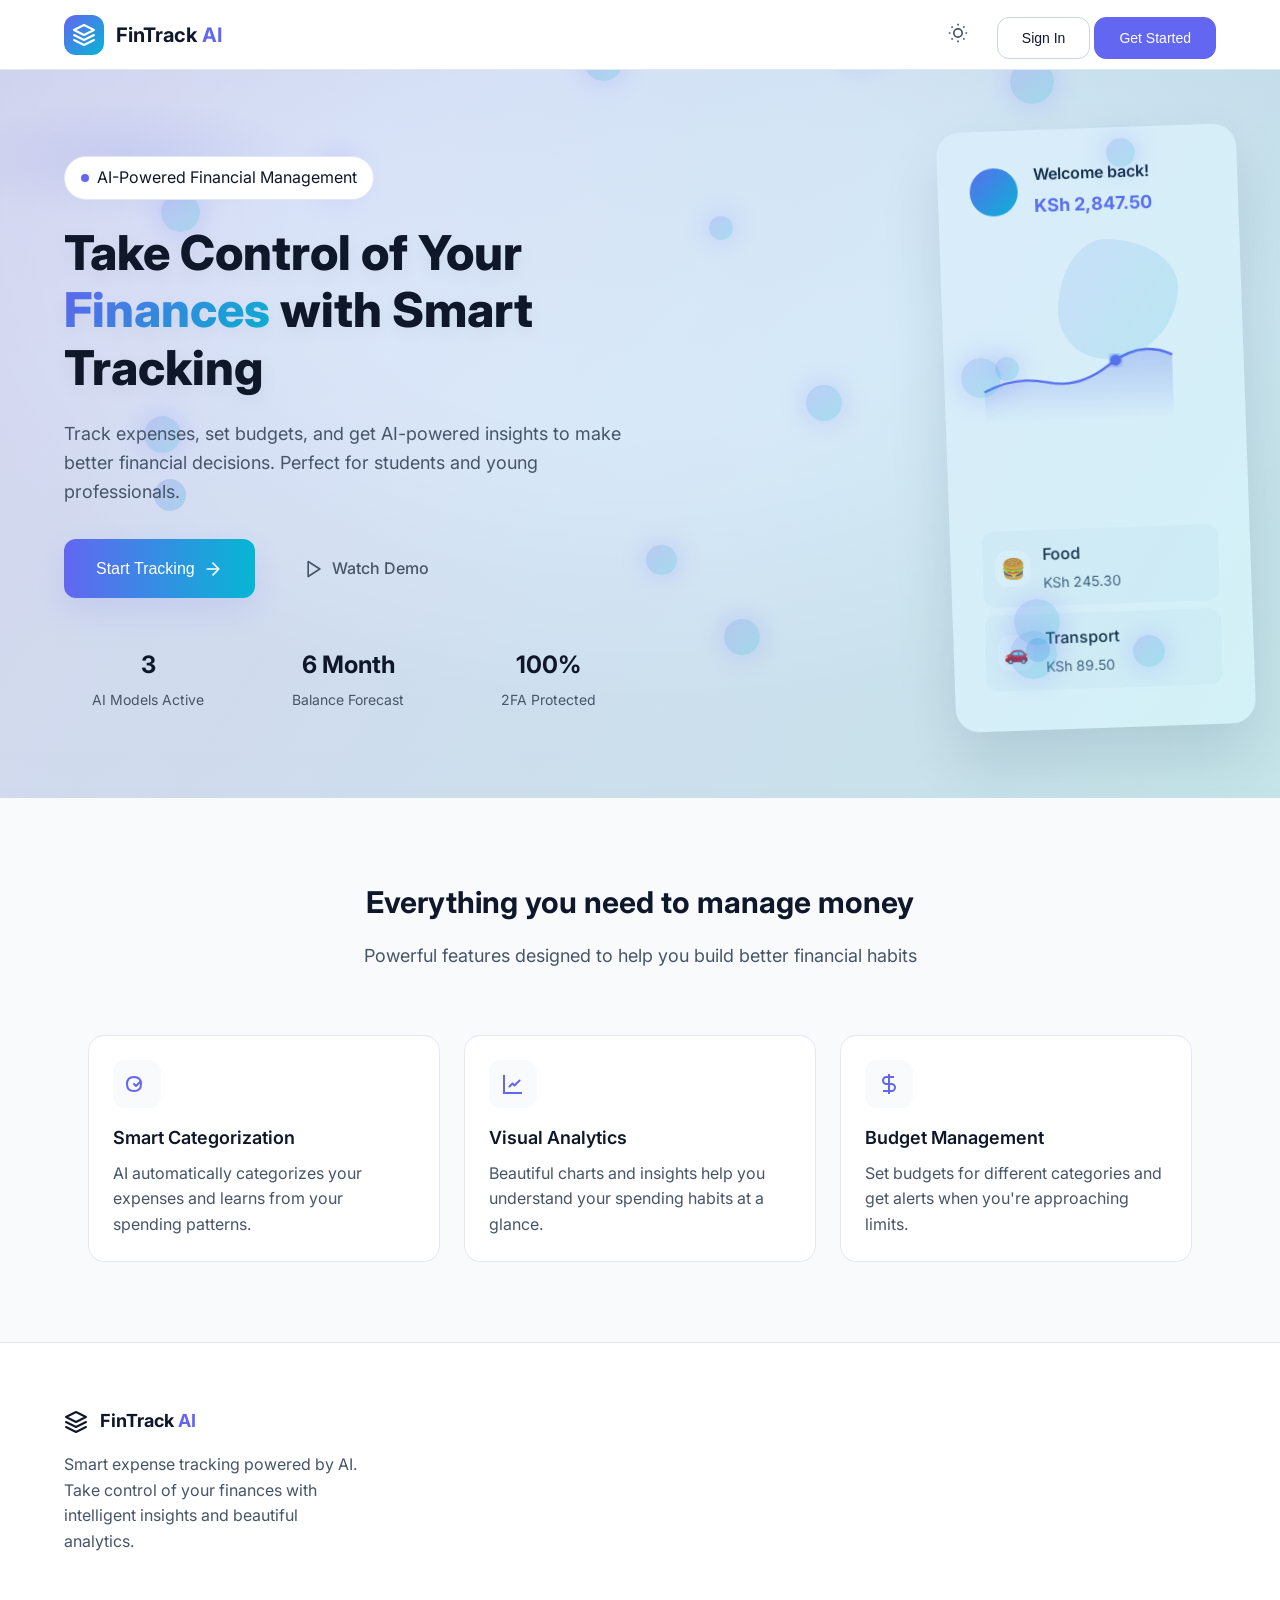
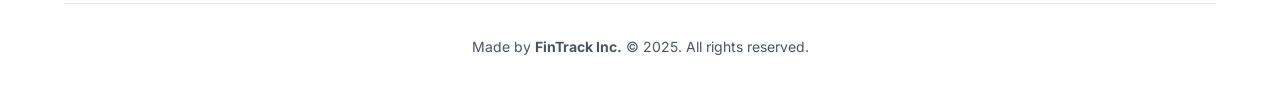
<file: welcome/index.html>
<!doctype html>
<html lang="en">
<head>
  <meta charset="utf-8" />
  <meta name="viewport" content="width=device-width,initial-scale=1" />
  <title>FinTrack AI — Smart Expense Tracking</title>
  <link rel="preconnect" href="https://fonts.googleapis.com">
  <link href="https://fonts.googleapis.com/css2?family=Inter:wght@300;400;500;600;700;800&display=swap" rel="stylesheet">
  <link rel="stylesheet" href="css/styles.css">
</head>

<body>
  <!-- Navigation -->
  <nav class="navbar">
    <div class="nav-container">
      <div class="nav-brand">
        <div class="logo">
          <svg width="24" height="24" viewBox="0 0 24 24" fill="none">
            <path d="M12 2L2 7l10 5 10-5-10-5zM2 17l10 5 10-5M2 12l10 5 10-5" stroke="currentColor" stroke-width="2" stroke-linecap="round" stroke-linejoin="round"/>
          </svg>
        </div>
        <span class="brand-text">FinTrack <span class="brand-accent">AI</span></span>
      </div>
      <div class="nav-actions">
        <button class="btn btn-ghost" id="darkModeToggle" aria-label="Toggle dark mode">
          <svg width="20" height="20" viewBox="0 0 24 24" fill="none" id="darkModeIcon">
            <circle cx="12" cy="12" r="5" stroke="currentColor" stroke-width="2"/>
            <path d="M12 1v2M12 21v2M4.22 4.22l1.42 1.42M18.36 18.36l1.42 1.42M1 12h2M21 12h2M4.22 19.78l1.42-1.42M18.36 5.64l1.42-1.42" stroke="currentColor" stroke-width="2"/>
          </svg>
        </button>
        <button class="btn btn-outline" id="loginBtn">Sign In</button>
        <button class="btn btn-primary" id="getStartedBtn">Get Started</button>
      </div>
    </div>
  </nav>

  <!-- Hero Section -->
  <section class="hero">
    <!-- Parallax background layers -->
  <div class="hero-parallax">
  <!-- Interactive ripples container -->
  <div class="hero-ripples"></div>
      <div class="parallax-layer parallax-blur" style="top:10%;left:5%;width:180px;height:180px;"></div>
      <div class="parallax-layer parallax-dot" style="top:60%;left:12%;"></div>
      <div class="parallax-layer parallax-shape" style="top:30%;right:8%;"></div>
      <div class="parallax-layer parallax-dot" style="top:80%;right:18%;width:24px;height:24px;"></div>
      <!-- Animated gradient background -->
      <div class="hero-animated-bg"></div>
      <!-- Floating particles -->
      <div class="hero-particles"></div>
    </div>
    <div class="hero-container">
      <div class="hero-content">
        <div class="hero-badge">
          <span class="badge-dot"></span>
          <span>AI-Powered Financial Management</span>
        </div>
        
        <h1 class="hero-title">
          Take Control of Your
          <span class="gradient-text">Finances</span>
          with Smart Tracking
        </h1>
        
        <p class="hero-description">
          Track expenses, set budgets, and get AI-powered insights to make better financial decisions. 
          Perfect for students and young professionals.
        </p>
        
        <div class="hero-actions">
          <button class="btn btn-primary btn-large" id="getStartedBtnMain">
            <span>Start Tracking</span>
            <svg width="20" height="20" viewBox="0 0 24 24" fill="none">
              <path d="M5 12h14m-7-7 7 7-7 7" stroke="currentColor" stroke-width="2" stroke-linecap="round" stroke-linejoin="round"/>
            </svg>
          </button>
          <a href="https://youtu.be/V8KDjTb6Bgg" target="_blank" class="btn btn-ghost btn-large" id="demoBtn">
  <svg width="20" height="20" viewBox="0 0 24 24" fill="none">
    <polygon points="5,3 19,12 5,21" stroke="currentColor" stroke-width="2" stroke-linecap="round" stroke-linejoin="round"/>
  </svg>
  <span>Watch Demo</span>
</a>
        </div>
        
         <div class="hero-stats">
          <div class="stat">
            <div class="stat-number">3</div>
            <div class="stat-label">AI Models Active</div>
          </div>
          <div class="stat">
            <div class="stat-number">6 Month</div>
            <div class="stat-label">Balance Forecast</div>
          </div>
          <div class="stat">
            <div class="stat-number">100%</div>
            <div class="stat-label">2FA Protected</div>
          </div>
        </div>
      </div> 
      
      <div class="hero-visual">
        <div class="phone-mockup">
          <div class="phone-screen">
            <div class="screen-header">
              <div class="screen-avatar"></div>
              <div class="screen-info">
                <div class="screen-name">Welcome back!</div>
                <div class="screen-balance">KSh 2,847.50</div>
              </div>
            </div>
            <div class="screen-chart">
              <svg width="100%" height="100%" viewBox="0 0 300 120" id="heroChart">
                <path d="M10,80 Q50,60 90,70 T170,50 T250,40" stroke="#6366f1" stroke-width="3" fill="none" id="heroChartPath"/>
                <defs>
                  <linearGradient id="chartGradient" x1="0%" y1="0%" x2="0%" y2="100%">
                    <stop offset="0%" style="stop-color:#6366f1;stop-opacity:0.3"/>
                    <stop offset="100%" style="stop-color:#6366f1;stop-opacity:0"/>
                  </linearGradient>
                </defs>
                <path d="M10,80 Q50,60 90,70 T170,50 T250,40 L250,120 L10,120 Z" fill="url(#chartGradient)"/>
              </svg>
            </div>
            <div class="screen-categories">
              <div class="category-item">
                <div class="category-icon">🍔</div>
                <div class="category-info">
                  <div class="category-name">Food</div>
                  <div class="category-amount">KSh 245.30</div>
                </div>
              </div>
              <div class="category-item">
                <div class="category-icon">🚗</div>
                <div class="category-info">
                  <div class="category-name">Transport</div>
                  <div class="category-amount">KSh 89.50</div>
                </div>
              </div>
            </div>
          </div>
        </div>
      </div>
    </div>
  </section>

  <!-- Features Section -->
  <section class="features">
    <div class="container">
      <div class="section-header">
        <h2 class="section-title">Everything you need to manage money</h2>
        <p class="section-description">Powerful features designed to help you build better financial habits</p>
      </div>
      
      <div class="features-grid">
        <div class="feature-card">
          <div class="feature-icon">
            <svg width="24" height="24" viewBox="0 0 24 24" fill="none">
              <path d="M9 19c-5 0-7-2-7-7s2-7 7-7 7 2 7 7-2 7-7 7z" stroke="currentColor" stroke-width="2"/>
              <path d="M9 12l2 2 4-4" stroke="currentColor" stroke-width="2" stroke-linecap="round" stroke-linejoin="round"/>
            </svg>
          </div>
          <h3 class="feature-title">Smart Categorization</h3>
          <p class="feature-description">AI automatically categorizes your expenses and learns from your spending patterns.</p>
        </div>
        
        <div class="feature-card">
          <div class="feature-icon">
            <svg width="24" height="24" viewBox="0 0 24 24" fill="none">
              <path d="M3 3v18h18" stroke="currentColor" stroke-width="2"/>
              <path d="M18.5 8.5l-5 5-2-2-3 3" stroke="currentColor" stroke-width="2" stroke-linecap="round" stroke-linejoin="round"/>
            </svg>
          </div>
          <h3 class="feature-title">Visual Analytics</h3>
          <p class="feature-description">Beautiful charts and insights help you understand your spending habits at a glance.</p>
        </div>
        
        <div class="feature-card">
          <div class="feature-icon">
            <svg width="24" height="24" viewBox="0 0 24 24" fill="none">
              <path d="M12 2v20M17 5H9.5a3.5 3.5 0 0 0 0 7h5a3.5 3.5 0 0 1 0 7H6" stroke="currentColor" stroke-width="2"/>
            </svg>
          </div>
          <h3 class="feature-title">Budget Management</h3>
          <p class="feature-description">Set budgets for different categories and get alerts when you're approaching limits.</p>
        </div>
      </div>
    </div>
  </section>

  <!-- Footer -->
  <footer class="footer">
    <div class="footer-container">
      <div class="footer-content">
        <div class="footer-brand">
          <div class="footer-logo">
            <svg width="24" height="24" viewBox="0 0 24 24" fill="none">
              <path d="M12 2L2 7l10 5 10-5-10-5zM2 17l10 5 10-5M2 12l10 5 10-5" stroke="currentColor" stroke-width="2" stroke-linecap="round" stroke-linejoin="round"/>
            </svg>
            <span>FinTrack <span class="brand-accent">AI</span></span>
          </div>
          <p class="footer-description">
            Smart expense tracking powered by AI. Take control of your finances with intelligent insights and beautiful analytics.
          </p>
        </div>
      </div>
      
      <div class="footer-bottom">
        <div class="footer-copyright">
          <p>Made by <strong>FinTrack Inc.</strong> &copy; 2025. All rights reserved.</p>
        </div>
      </div>
    </div>
  </footer>

  <!-- Toast Notifications -->
  <div id="toastContainer" class="toast-container"></div>

  <script src="js/script.js"></script>
  <div id="demoModal" class="modal-overlay-demo">
  <div class="demo-container">
    <button class="demo-close" id="closeDemo">&times;</button>
    <div class="video-responsive">
      <iframe 
  id="demoVideoFrame"
  src="https://www.youtube-nocookie.com/embed/V8KDjTb6Bgg"
  title="FinTrack AI Demo" 
  frameborder="0" 
  allow="accelerometer; autoplay; clipboard-write; encrypted-media; gyroscope; picture-in-picture" 
  allowfullscreen>
</iframe>
    </div>
    <div class="demo-caption">
      <h3>FinTrack AI: The Future of Finance</h3>
      <p>Watch how our ARIMA models forecast your balance and detect anomalies in real-time.</p>
    </div>
  </div>
</div>
</body>
</html>
</file>
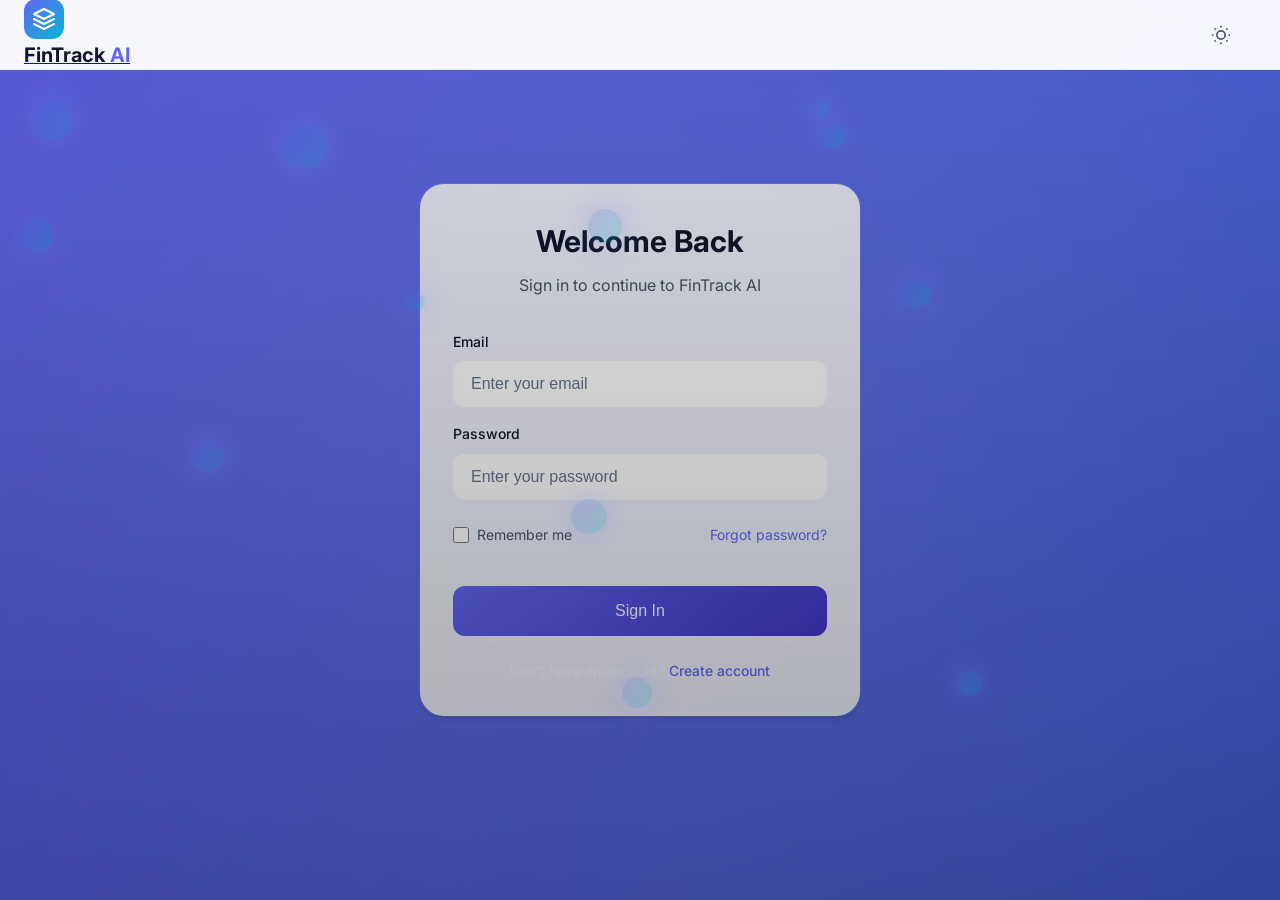
<file: welcome/login.html>
<!doctype html>
<html lang="en">
<head>
  <meta charset="utf-8" />
  <meta name="viewport" content="width=device-width,initial-scale=1" />
  <title>Sign In - FinTrack AI</title>
  <link rel="preconnect" href="https://fonts.googleapis.com">
  <link href="https://fonts.googleapis.com/css2?family=Inter:wght@300;400;500;600;700;800&display=swap" rel="stylesheet">
  <link rel="stylesheet" href="styles.css">
  <link rel="stylesheet" href="css/animations.css">
  <link rel="stylesheet" href="css/auth.css">
</head>

<body>
  <!-- Navigation -->
  <nav class="navbar">
    <div class="nav-container">
      <div class="nav-brand">
        <a href="index.html" class="nav-logo">
          <div class="logo">
            <svg width="24" height="24" viewBox="0 0 24 24" fill="none">
              <path d="M12 2L2 7l10 5 10-5-10-5zM2 17l10 5 10-5M2 12l10 5 10-5" stroke="currentColor" stroke-width="2" stroke-linecap="round" stroke-linejoin="round"/>
            </svg>
          </div>
          <span class="brand-text">FinTrack <span class="brand-accent">AI</span></span>
        </a>
      </div>
      <div class="nav-actions">
        <button class="btn btn-ghost" id="darkModeToggle" aria-label="Toggle dark mode">
          <svg width="20" height="20" viewBox="0 0 24 24" fill="none" id="darkModeIcon">
            <circle cx="12" cy="12" r="5" stroke="currentColor" stroke-width="2"/>
            <path d="M12 1v2M12 21v2M4.22 4.22l1.42 1.42M18.36 18.36l1.42 1.42M1 12h2M21 12h2M4.22 19.78l1.42-1.42M18.36 5.64l1.42-1.42" stroke="currentColor" stroke-width="2"/>
          </svg>
        </button>
      </div>
    </div>
  </nav>

  <!-- Login Form Section -->
  <section class="auth-section">
    <!-- Cinematic animated background and particles -->
    <div class="hero-animated-bg"></div>
    <div class="hero-particles"></div>
    <div class="hero-ripples"></div>
    <div class="auth-container">
     <div class="auth-box">
  <div id="loginView">
    <h1 class="auth-title animate-fade-slide-in">Welcome Back</h1>
    <p class="auth-description animate-fade-slide-in delay-1">Sign in to continue to FinTrack AI</p>

    <form class="auth-form animate-fade-slide-in delay-2" id="loginForm">
      <div class="form-group">
        <label for="email">Email</label>
        <input type="email" id="email" name="email" required placeholder="Enter your email">
      </div>
      
      <div class="form-group">
        <label for="password">Password</label>
        <input type="password" id="password" name="password" required placeholder="Enter your password">
      </div>
      
      <div class="form-actions">
        <label class="checkbox-label">
          <input type="checkbox" id="remember" name="remember">
          <span>Remember me</span>
        </label>
        <a href="#" class="forgot-password" id="forgotPasswordLink">Forgot password?</a>
      </div>

      <div id="2faSection" style="display: none;" class="animate-fade-in">
        <div class="form-group">
          <label for="2faCode">Security Code</label>
          <input type="text" id="2faCode" placeholder="6-digit code or Backup" maxlength="8" style="text-align: center; letter-spacing: 2px;">
          <p class="auth-description" style="font-size: 0.8rem; margin-top: 0.5rem; color: var(--text-muted);">
            Enter the 6-digit code from your app, or recovery codes.
          </p>
        </div>
      </div>
      
      <button type="submit" class="btn btn-primary btn-large btn-block">Sign In</button>
    </form>
    
    <p class="auth-alternative">
      Don't have an account? <a href="register.html">Create account</a>
    </p>
  </div>

  <div id="forgotPasswordSection" style="display: none;" class="animate-fade-in">
    <h2 class="auth-title">Reset Password</h2>
    <p class="auth-description">Enter your email to receive a reset link.</p>
    <div class="form-group">
        <label for="forgotEmail">Email Address</label>
        <input type="email" id="forgotEmail" placeholder="Enter your email">
    </div>
    <button type="button" class="btn btn-primary btn-block" id="sendResetBtn">Send Reset Link</button>
    <p class="auth-alternative"><a href="#" id="backToLogin">Back to Sign In</a></p>
  </div>
</div>
  </section>

  <!-- Toast Container -->
  <div id="toastContainer" class="toast-container"></div>

  <!-- Scripts -->
  <script src="js/utils.js"></script>
  <script>
    // Ensure Utils is loaded before auth.js
    if (!window.Utils) {
      console.error('Utils module failed to load!');
    } else {
      console.log('Utils module loaded successfully');
    }
  </script>
  <script src="js/auth.js"></script>
  <script>
    // Initialize after all scripts are loaded
    document.addEventListener('DOMContentLoaded', () => {
      console.log('DOM fully loaded');
      if (!window.Utils) {
        console.error('Utils module not found after DOM load');
      }
      if (!window.authForms) {
        console.error('AuthForms not initialized after DOM load');
      }
    });
  </script>
</body>
</html>
</file>
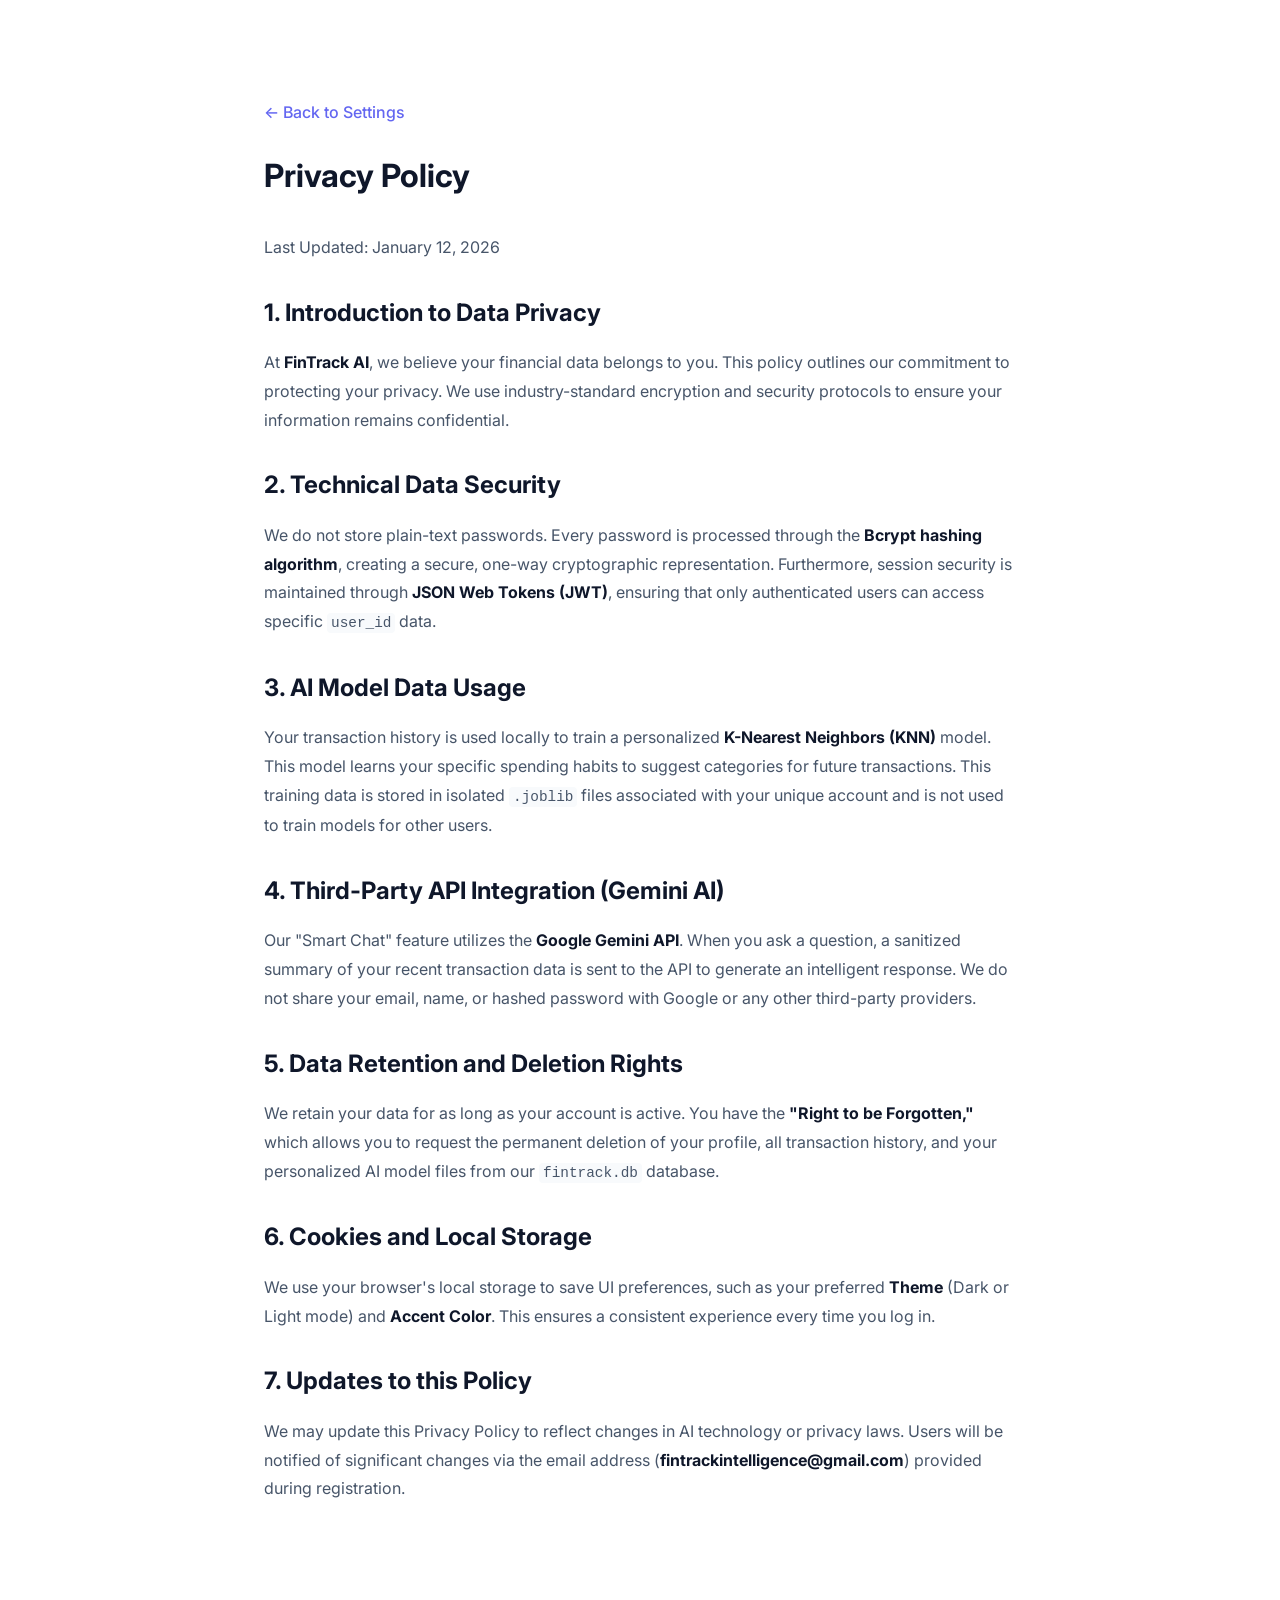
<file: welcome/privacy-policy.html>
<!doctype html>
<html lang="en">
<head>
  <meta charset="utf-8" />
  <meta name="viewport" content="width=device-width,initial-scale=1" />
  <title>Privacy Policy - FinTrack AI</title>
  <link rel="preconnect" href="https://fonts.googleapis.com">
  <link href="https://fonts.googleapis.com/css2?family=Inter:wght@300;400;500;600;700;800&display=swap" rel="stylesheet">
  <link rel="stylesheet" href="css/styles.css">
  <style>
    .policy-container { max-width: 800px; margin: 100px auto; padding: 0 var(--space-6); }
    h1 { margin-bottom: var(--space-8); color: var(--text-primary); }
    h2 { margin-top: var(--space-8); margin-bottom: var(--space-4); color: var(--text-primary); }
    p, li { color: var(--text-secondary); margin-bottom: var(--space-4); line-height: 1.8; }
    .back-link { display: inline-flex; align-items: center; gap: 8px; color: var(--primary); text-decoration: none; font-weight: 500; margin-bottom: var(--space-6); transition: opacity 0.2s; }
    .back-link:hover { opacity: 0.8; }
    code { background: var(--bg-secondary, #f4f4f5); padding: 2px 4px; border-radius: 4px; font-family: monospace; font-size: 0.9em; }
    strong { color: var(--text-primary); }
  </style>
</head>
<body>
  <div class="policy-container">
    <a href="settings.html" class="back-link">← Back to Settings</a>
    
    <h1>Privacy Policy</h1>
    <p>Last Updated: January 12, 2026</p>

    <section>
      <h2>1. Introduction to Data Privacy</h2>
      <p>At <strong>FinTrack AI</strong>, we believe your financial data belongs to you. This policy outlines our commitment to protecting your privacy. We use industry-standard encryption and security protocols to ensure your information remains confidential.</p>
    </section>

    <section>
      <h2>2. Technical Data Security</h2>
      <p>We do not store plain-text passwords. Every password is processed through the <strong>Bcrypt hashing algorithm</strong>, creating a secure, one-way cryptographic representation. Furthermore, session security is maintained through <strong>JSON Web Tokens (JWT)</strong>, ensuring that only authenticated users can access specific <code>user_id</code> data.</p>
    </section>

    <section>
      <h2>3. AI Model Data Usage</h2>
      <p>Your transaction history is used locally to train a personalized <strong>K-Nearest Neighbors (KNN)</strong> model. This model learns your specific spending habits to suggest categories for future transactions. This training data is stored in isolated <code>.joblib</code> files associated with your unique account and is not used to train models for other users.</p>
    </section>

    <section>
      <h2>4. Third-Party API Integration (Gemini AI)</h2>
      <p>Our "Smart Chat" feature utilizes the <strong>Google Gemini API</strong>. When you ask a question, a sanitized summary of your recent transaction data is sent to the API to generate an intelligent response. We do not share your email, name, or hashed password with Google or any other third-party providers.</p>
    </section>

    <section>
      <h2>5. Data Retention and Deletion Rights</h2>
      <p>We retain your data for as long as your account is active. You have the <strong>"Right to be Forgotten,"</strong> which allows you to request the permanent deletion of your profile, all transaction history, and your personalized AI model files from our <code>fintrack.db</code> database.</p>
    </section>

    <section>
      <h2>6. Cookies and Local Storage</h2>
      <p>We use your browser's local storage to save UI preferences, such as your preferred <strong>Theme</strong> (Dark or Light mode) and <strong>Accent Color</strong>. This ensures a consistent experience every time you log in.</p>
    </section>

    <section>
      <h2>7. Updates to this Policy</h2>
      <p>We may update this Privacy Policy to reflect changes in AI technology or privacy laws. Users will be notified of significant changes via the email address (<strong>fintrackintelligence@gmail.com</strong>) provided during registration.</p>
    </section>
  </div>
</body>
</html>
</file>
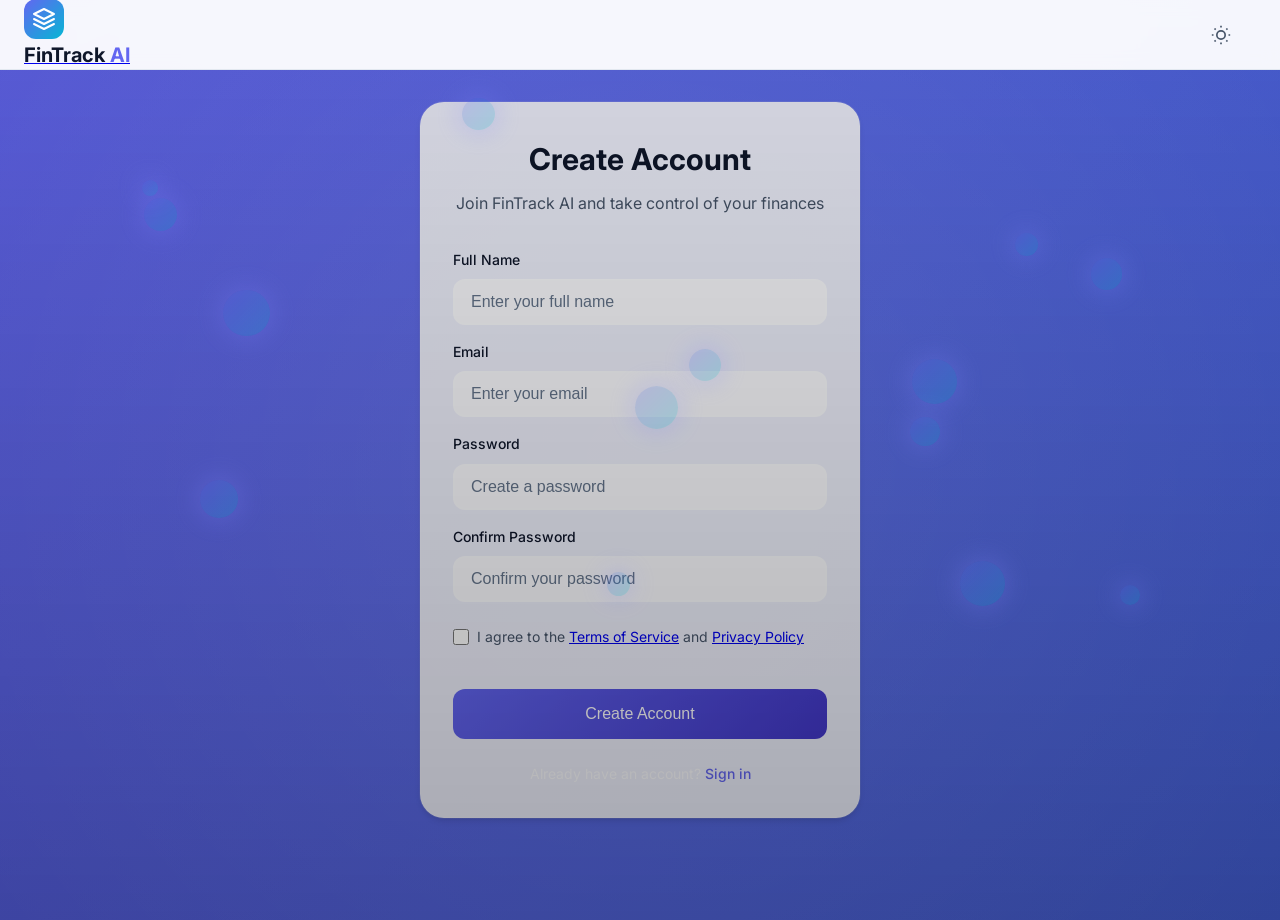
<file: welcome/register.html>
<!doctype html>
<html lang="en">
<head>
  <meta charset="utf-8" />
  <meta name="viewport" content="width=device-width,initial-scale=1" />
  <title>Create Account - FinTrack AI</title>
  <link rel="preconnect" href="https://fonts.googleapis.com">
  <link href="https://fonts.googleapis.com/css2?family=Inter:wght@300;400;500;600;700;800&display=swap" rel="stylesheet">
  <link rel="stylesheet" href="styles.css">
  <link rel="stylesheet" href="css/animations.css">
  <link rel="stylesheet" href="css/auth.css">
</head>

<body>
  <!-- Navigation -->
  <nav class="navbar">
    <div class="nav-container">
      <div class="nav-brand">
        <a href="index.html" class="nav-logo">
          <div class="logo">
            <svg width="24" height="24" viewBox="0 0 24 24" fill="none">
              <path d="M12 2L2 7l10 5 10-5-10-5zM2 17l10 5 10-5M2 12l10 5 10-5" stroke="currentColor" stroke-width="2" stroke-linecap="round" stroke-linejoin="round"/>
            </svg>
          </div>
          <span class="brand-text">FinTrack <span class="brand-accent">AI</span></span>
        </a>
      </div>
      <div class="nav-actions">
        <button class="btn btn-ghost" id="darkModeToggle" aria-label="Toggle dark mode">
          <svg width="20" height="20" viewBox="0 0 24 24" fill="none" id="darkModeIcon">
            <circle cx="12" cy="12" r="5" stroke="currentColor" stroke-width="2"/>
            <path d="M12 1v2M12 21v2M4.22 4.22l1.42 1.42M18.36 18.36l1.42 1.42M1 12h2M21 12h2M4.22 19.78l1.42-1.42M18.36 5.64l1.42-1.42" stroke="currentColor" stroke-width="2"/>
          </svg>
        </button>
      </div>
    </div>
  </nav>

  <!-- Register Form Section -->
  <section class="auth-section">
    <!-- Cinematic animated background and particles -->
    <div class="hero-animated-bg"></div>
    <div class="hero-particles"></div>
    <div class="hero-ripples"></div>
    <div class="auth-container">
      <div class="auth-box">
        <h1 class="auth-title animate-fade-slide-in">Create Account</h1>
        <p class="auth-description animate-fade-slide-in delay-1">Join FinTrack AI and take control of your finances</p>
        
        <form class="auth-form animate-fade-slide-in delay-2" id="registerForm">
          <div class="form-group">
            <label for="name">Full Name</label>
            <input type="text" id="name" name="name" required placeholder="Enter your full name">
          </div>

          <div class="form-group">
            <label for="email">Email</label>
            <input type="email" id="email" name="email" required placeholder="Enter your email">
          </div>
          
          <div class="form-group">
            <label for="password">Password</label>
            <input type="password" id="password" name="password" required placeholder="Create a password">
          </div>

          <div class="form-group">
            <label for="confirmPassword">Confirm Password</label>
            <input type="password" id="confirmPassword" name="confirmPassword" required placeholder="Confirm your password">
          </div>
          
          <div class="form-actions">
            <label class="checkbox-label">
              <input type="checkbox" id="terms" name="terms" required>
              <span>
  I agree to the 
  <a href="#" id="tosLink">Terms of Service</a> and 
  <a href="#" id="privacyLink">Privacy Policy</a>
</span>
            </label>
          </div>
          
          <button type="submit" class="btn btn-primary btn-large btn-block">Create Account</button>
        </form>
        
        <p class="auth-alternative">
          Already have an account? <a href="login.html">Sign in</a>
        </p>
      </div>
    </div>
  </section>

  <!-- Toast Container -->
  <div id="toastContainer" class="toast-container"></div>

  <!-- Scripts -->
  <script src="js/utils.js"></script>
  <script>
    // Ensure Utils is loaded before auth.js
    if (!window.Utils) {
      console.error('Utils module failed to load!');
    } else {
      console.log('Utils module loaded successfully');
    }
  </script>
  <script src="js/auth.js"></script>
  <script>
    // Initialize after all scripts are loaded
    document.addEventListener('DOMContentLoaded', () => {
      console.log('DOM fully loaded');
      if (!window.Utils) {
        console.error('Utils module not found after DOM load');
      }
      if (!window.authForms) {
        console.error('AuthForms not initialized after DOM load');
      }
    });
  </script>
  <div id="policyModal" class="modal">
  <div class="modal-overlay"></div>
  <div class="modal-content animate-fade-slide-in">
    <div class="modal-header">
      <h2 id="modalTitle">Policy</h2>
      <button class="btn-close" id="closeModal" aria-label="Close modal">&times;</button>
    </div>
    <div class="modal-body" id="modalBody">
      </div>
    <div class="modal-footer">
      <button class="btn btn-primary" id="modalAccept">I Understand</button>
    </div>
  </div>
</div>
</body>
</html>
</file>
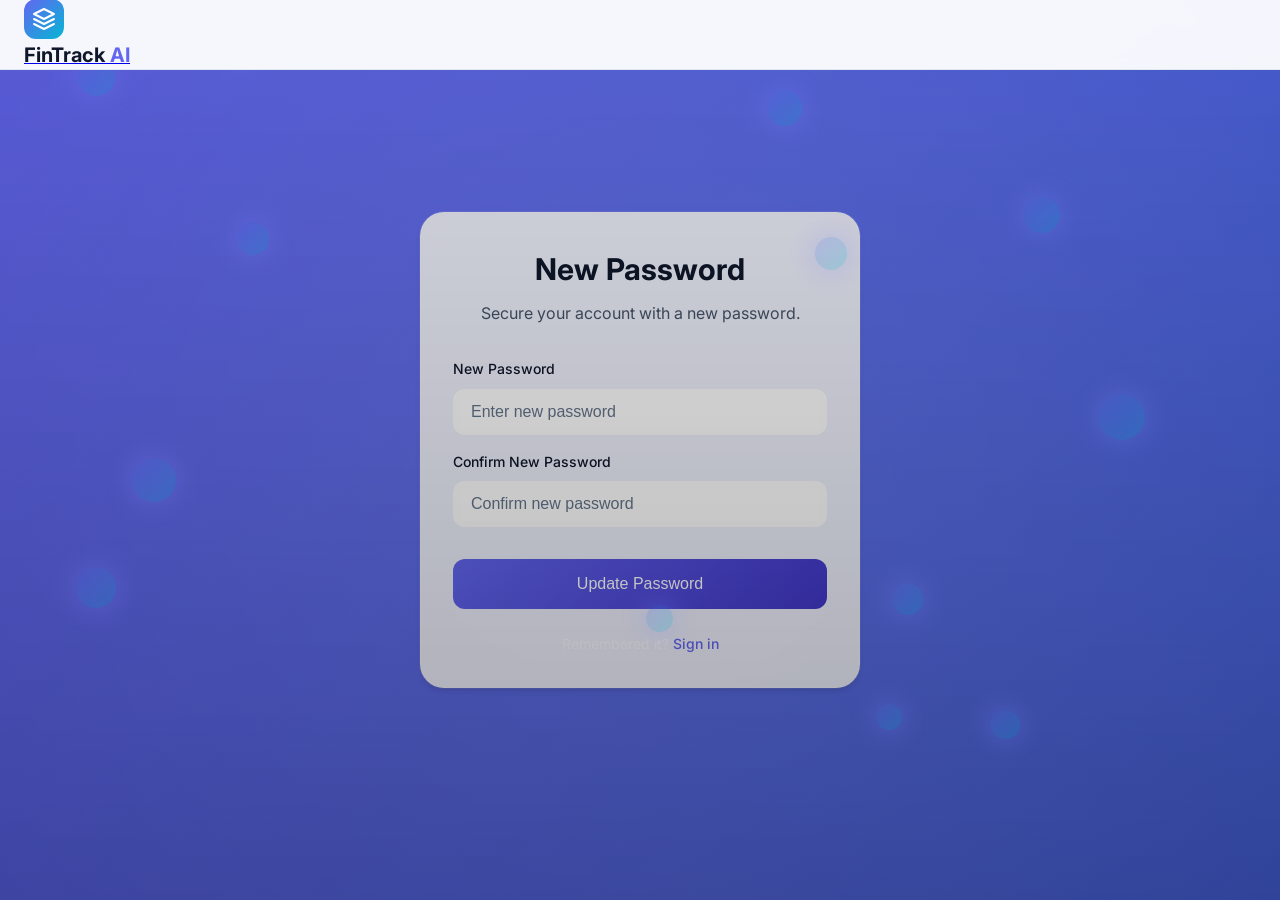
<file: welcome/reset-password.html>
<!doctype html>
<html lang="en">
<head>
  <meta charset="utf-8" />
  <meta name="viewport" content="width=device-width,initial-scale=1" />
  <title>Reset Password - FinTrack AI</title>
  <link rel="preconnect" href="https://fonts.googleapis.com">
  <link href="https://fonts.googleapis.com/css2?family=Inter:wght@300;400;500;600;700;800&display=swap" rel="stylesheet">
  <link rel="stylesheet" href="styles.css">
  <link rel="stylesheet" href="css/animations.css">
  <link rel="stylesheet" href="css/auth.css">
</head>

<body>
  <nav class="navbar">
    <div class="nav-container">
      <div class="nav-brand">
        <a href="index.html" class="nav-logo">
          <div class="logo">
            <svg width="24" height="24" viewBox="0 0 24 24" fill="none">
              <path d="M12 2L2 7l10 5 10-5-10-5zM2 17l10 5 10-5M2 12l10 5 10-5" stroke="currentColor" stroke-width="2" stroke-linecap="round" stroke-linejoin="round"/>
            </svg>
          </div>
          <span class="brand-text">FinTrack <span class="brand-accent">AI</span></span>
        </a>
      </div>
    </div>
  </nav>

  <section class="auth-section">
    <div class="hero-animated-bg"></div>
    <div class="hero-particles"></div>
    <div class="auth-container">
      <div class="auth-box">
        <h1 class="auth-title animate-fade-slide-in">New Password</h1>
        <p class="auth-description animate-fade-slide-in delay-1">Secure your account with a new password.</p>
        
        <form class="auth-form animate-fade-slide-in delay-2" id="resetPasswordForm">
          <div class="form-group">
            <label for="newPassword">New Password</label>
            <input type="password" id="newPassword" required placeholder="Enter new password">
          </div>

          <div class="form-group">
            <label for="confirmNewPassword">Confirm New Password</label>
            <input type="password" id="confirmNewPassword" required placeholder="Confirm new password">
          </div>
          
          <button type="submit" class="btn btn-primary btn-large btn-block">Update Password</button>
        </form>
        
        <p class="auth-alternative">
          Remembered it? <a href="login.html">Sign in</a>
        </p>
      </div>
    </div>
  </section>

  <div id="toastContainer" class="toast-container"></div>
  <script src="js/utils.js"></script>
  <script src="js/auth.js"></script>
  <script>
    document.addEventListener('DOMContentLoaded', () => {
      if (window.authForms) {
          window.authForms.initHeroParticles();
          // Initialize the reset listener specifically
          const resetForm = document.getElementById('resetPasswordForm');
          if (resetForm) {
              resetForm.addEventListener('submit', (e) => window.authForms.handleResetPassword(e));
          }
      }
    });
  </script>
</body>
</html>
</file>
<file: welcome/css/styles.css>
.hero-ripples {
  position: absolute;
  inset: 0;
  z-index: 10;
  pointer-events: none;
  overflow: hidden;
}

.hero-ripple {
  position: absolute;
  border-radius: 50%;
  background: radial-gradient(circle, rgba(99,102,241,0.25) 0%, rgba(6,182,212,0.12) 60%, transparent 100%);
  transform: scale(0);
  opacity: 0.7;
  pointer-events: none;
  animation: heroRippleAnim 0.8s cubic-bezier(.22,1,.36,1) forwards;
}

@keyframes heroRippleAnim {
  to {
    transform: scale(2.5);
    opacity: 0;
  }
}
.hero-animated-bg {
  position: absolute;
  inset: 0;
  z-index: 0;
  background: linear-gradient(120deg, #6366f1 0%, #06b6d4 100%);
  opacity: 0.18;
  animation: heroGradientMove 12s ease-in-out infinite alternate;
  pointer-events: none;
}

.hero-particles {
  position: absolute;
  inset: 0;
  z-index: 2;
  pointer-events: none;
}

@keyframes heroGradientMove {
  0% {
    background-position: 0% 50%;
    filter: blur(0px) brightness(1.1);
  }
  50% {
    background-position: 100% 50%;
    filter: blur(8px) brightness(1.2);
  }
  100% {
    background-position: 0% 50%;
    filter: blur(0px) brightness(1.1);
  }
}

/* Floating particle style */
.hero-particle {
  position: absolute;
  border-radius: 50%;
  opacity: 0.22;
  pointer-events: none;
  background: linear-gradient(135deg, var(--primary), var(--accent));
  box-shadow: 0 0 24px 4px var(--primary-light);
  animation: floatParticle 8s linear infinite;
}

@keyframes floatParticle {
  0% { transform: translateY(0) scale(1); opacity: 0.22; }
  40% { opacity: 0.33; }
  60% { opacity: 0.33; }
  100% { transform: translateY(-120px) scale(1.2); opacity: 0.12; }
}

/* 3D tilt effect for hero-content and phone-mockup */
.tilt-3d {
  will-change: transform;
  transition: transform 0.3s cubic-bezier(.77,0,.18,1);
}
/* === CSS RESET & BASE === */
* {
  margin: 0;
  padding: 0;
  box-sizing: border-box;
}

:root {
  /* Colors */
  --primary: #6366f1;
  --primary-dark: #4f46e5;
  --primary-light: #a5b4fc;
  --secondary: #f1f5f9;
  --accent: #06b6d4;
  
  /* RGB Values for opacity control */
  --bg-primary-rgb: 255, 255, 255;
  --bg-secondary-rgb: 248, 250, 252;
  --text-primary-rgb: 15, 23, 42;
  --primary-rgb: 99, 102, 241;
  
  /* Neutrals */
  --gray-50: #f8fafc;
  --gray-100: #f1f5f9;
  --gray-200: #e2e8f0;
  --gray-300: #cbd5e1;
  --gray-400: #94a3b8;
  --gray-500: #64748b;
  --gray-600: #475569;
  --gray-700: #334155;
  --gray-800: #1e293b;
  --gray-900: #0f172a;
  
  /* Backgrounds */
  --bg-primary: #ffffff;
  --bg-secondary: #f8fafc;
  --bg-tertiary: #f1f5f9;
  
  /* Text */
  --text-primary: #0f172a;
  --text-secondary: #475569;
  --text-tertiary: #64748b;
  --text-inverse: #ffffff;
  
  /* Borders */
  --border-light: #e2e8f0;
  --border-medium: #cbd5e1;
  --border-dark: #94a3b8;
  
  /* Shadows */
  --shadow-sm: 0 1px 2px 0 rgb(0 0 0 / 0.05);
  --shadow-md: 0 4px 6px -1px rgb(0 0 0 / 0.1), 0 2px 4px -2px rgb(0 0 0 / 0.1);
  --shadow-lg: 0 10px 15px -3px rgb(0 0 0 / 0.1), 0 4px 6px -4px rgb(0 0 0 / 0.1);
  --shadow-xl: 0 20px 25px -5px rgb(0 0 0 / 0.1), 0 8px 10px -6px rgb(0 0 0 / 0.1);
  
  /* Spacing */
  --space-1: 0.25rem;
  --space-2: 0.5rem;
  --space-3: 0.75rem;
  --space-4: 1rem;
  --space-5: 1.25rem;
  --space-6: 1.5rem;
  --space-8: 2rem;
  --space-10: 2.5rem;
  --space-12: 3rem;
  --space-16: 4rem;
  --space-20: 5rem;
  --space-24: 6rem;
  
  /* Border Radius */
  --radius-sm: 0.375rem;
  --radius-md: 0.5rem;
  --radius-lg: 0.75rem;
  --radius-xl: 1rem;
  --radius-2xl: 1.5rem;
  --radius-full: 9999px;
  
  /* Typography */
  --font-family: 'Inter', -apple-system, BlinkMacSystemFont, 'Segoe UI', Roboto, sans-serif;
  --font-size-xs: 0.75rem;
  --font-size-sm: 0.875rem;
  --font-size-base: 1rem;
  --font-size-lg: 1.125rem;
  --font-size-xl: 1.25rem;
  --font-size-2xl: 1.5rem;
  --font-size-3xl: 1.875rem;
  --font-size-4xl: 2.25rem;
  --font-size-5xl: 3rem;
  --font-size-6xl: 3.75rem;
  
  /* Transitions */
  --transition-fast: 150ms ease-in-out;
  --transition-normal: 250ms ease-in-out;
  --transition-slow: 350ms ease-in-out;
}

html {
  font-size: 16px;
  scroll-behavior: smooth;
}

body {
  font-family: var(--font-family);
  font-size: var(--font-size-base);
  line-height: 1.6;
  color: var(--text-primary);
  background-color: var(--bg-primary);
  -webkit-font-smoothing: antialiased;
  -moz-osx-font-smoothing: grayscale;
}

/* === NAVIGATION === */
.navbar {
  position: fixed;
  top: 0;
  left: 0;
  right: 0;
  height: 70px;
  background-color: var(--bg-primary);
  border-bottom: 1px solid var(--border-light);
  z-index: 100;
}

.nav-container {
  max-width: 1200px;
  margin: 0 auto;
  height: 100%;
  padding: 0 var(--space-6);
  display: flex;
  align-items: center;
  justify-content: space-between;
}

.nav-brand {
  display: flex;
  align-items: center;
  gap: var(--space-3);
  text-decoration: none;
}

/* === HERO SECTION === */
.hero {
  padding-top: calc(70px + var(--space-16));
  padding-bottom: var(--space-16);
  /* Cinematic hero: deep gradient, vignette and subtle film grain */
  background: radial-gradient(1200px 400px at 10% 20%, rgba(99,102,241,0.12), transparent 15%),
              linear-gradient(180deg, rgba(15,23,42,0.02) 0%, rgba(15,23,42,0.00) 40%),
              linear-gradient(180deg, var(--bg-secondary) 0%, var(--bg-primary) 100%);
  position: relative;
  overflow: hidden;
}

/* Parallax background layers for hero */
.hero-parallax {
  position: absolute;
  top: 0; left: 0; right: 0; bottom: 0;
  width: 100%;
  height: 100%;
  pointer-events: none;
  z-index: 1;
}
.parallax-layer {
  position: absolute;
  will-change: transform;
  transition: transform 0.5s cubic-bezier(.77,0,.18,1);
}
.parallax-blur {
  filter: blur(32px) brightness(1.1);
  opacity: 0.18;
}
.parallax-dot {
  width: 32px; height: 32px;
  border-radius: 50%;
  background: linear-gradient(135deg, var(--primary), var(--accent));
  opacity: 0.22;
}
.parallax-shape {
  width: 120px; height: 120px;
  border-radius: 40% 60% 60% 40% / 60% 40% 60% 40%;
  background: linear-gradient(120deg, var(--primary-light), var(--accent));
  opacity: 0.13;
}


.hero-container {
  max-width: 1200px;
  margin: 0 auto;
  padding: 0 var(--space-6);
  display: grid;
  grid-template-columns: 1fr 520px;
  gap: var(--space-12);
  align-items: center;
  position: relative;
}

.hero-content {
  max-width: 600px;
}

.hero-content { /* ensure left alignment and cinematic spacing */
  z-index: 5;
  padding-right: var(--space-4);
}

.hero-badge {
  display: inline-flex;
  align-items: center;
  gap: var(--space-2);
  padding: var(--space-2) var(--space-4);
  background-color: var(--bg-primary);
  border: 1px solid var(--border-light);
  border-radius: var(--radius-full);
  margin-bottom: var(--space-6);
}

.badge-dot {
  width: 8px;
  height: 8px;
  background-color: var(--primary);
  border-radius: var(--radius-full);
}

.hero-title {
  font-size: var(--font-size-5xl);
  font-weight: 800;
  line-height: 1.2;
  margin-bottom: var(--space-6);
  color: var(--gray-900);
  text-shadow: 0 6px 20px rgba(15,23,42,0.06);
}

.gradient-text {
  background: linear-gradient(135deg, var(--primary), var(--accent));
  -webkit-background-clip: text;
  background-clip: text;
  -webkit-text-fill-color: transparent;
  animation: gradientMove 15s ease infinite;
}

.hero-description {
  font-size: var(--font-size-lg);
  color: var(--text-secondary);
  margin-bottom: var(--space-8);
}

/* Cinematic CTA */
.hero-actions .btn-primary {
  background: linear-gradient(90deg, var(--primary), var(--accent));
  box-shadow: 0 12px 30px rgba(var(--primary-rgb), 0.12);
  border: none;
  transition: transform var(--transition-normal), box-shadow var(--transition-normal);
}

.hero-actions .btn-primary:hover {
  transform: translateY(-4px) scale(1.02);
  box-shadow: 0 20px 50px rgba(var(--primary-rgb), 0.18);
}

/* Vignette overlay for cinematic feel */
.hero::before {
  content: '';
  position: absolute;
  left: 0;
  top: 0;
  right: 0;
  bottom: 0;
  pointer-events: none;
  background: radial-gradient(60% 60% at 50% 30%, rgba(0,0,0,0) 40%, rgba(0,0,0,0.06) 100%);
}

/* Subtle film grain (using noise SVG data could be heavy; use low-opacity linear gradient bands) */
.hero::after {
  content: '';
  position: absolute;
  inset: 0;
  pointer-events: none;
  background-image: linear-gradient(transparent 92%, rgba(0,0,0,0.01) 100%);
  opacity: 0.6;
}

.hero-actions {
  display: flex;
  gap: var(--space-4);
  margin-bottom: var(--space-12);
}

.hero-stats {
  display: grid;
  grid-template-columns: repeat(3, 1fr);
  gap: var(--space-8);
}

.stat {
  text-align: center;
}

.stat-number {
  font-size: var(--font-size-2xl);
  font-weight: 700;
  color: var(--text-primary);
  margin-bottom: var(--space-1);
}

.stat-label {
  color: var(--text-secondary);
  font-size: var(--font-size-sm);
}

/* Phone Mockup */
.hero-visual {
  display: flex;
  justify-content: flex-end;
  align-items: center;
  position: relative;
}

.phone-mockup {
  width: 300px;
  height: 600px;
  background-color: var(--bg-primary);
  border-radius: var(--radius-2xl);
  box-shadow: var(--shadow-xl);
  padding: var(--space-4);
  position: relative;
  animation: floatingAnimation 3s ease-in-out infinite;
}

/* Overlap the mockup slightly into the content area for a cinematic layout */
.phone-mockup {
  transform: translateX(30px) translateY(-6px) rotate(-2deg);
  box-shadow: 0 30px 60px rgba(2,6,23,0.12);
}

.phone-screen {
  background-color: var(--bg-primary);
  height: 100%;
  border-radius: var(--radius-xl);
  padding: var(--space-4);
  display: flex;
  flex-direction: column;
  gap: var(--space-4);
}

.screen-header {
  display: flex;
  align-items: center;
  gap: var(--space-4);
}

.screen-avatar {
  width: 48px;
  height: 48px;
  background: linear-gradient(135deg, var(--primary), var(--accent));
  border-radius: var(--radius-full);
}

.screen-name {
  font-weight: 600;
  color: var(--text-primary);
  margin-bottom: var(--space-1);
}

.screen-balance {
  font-size: var(--font-size-lg);
  font-weight: 700;
  color: var(--primary);
}

.screen-chart {
  flex: 1;
  margin: var(--space-4) 0;
  position: relative;
}

.category-item {
  display: flex;
  align-items: center;
  gap: var(--space-3);
  padding: var(--space-3);
  background-color: var(--bg-secondary);
  border-radius: var(--radius-lg);
  margin-bottom: var(--space-2);
}

.category-icon {
  width: 36px;
  height: 36px;
  background-color: var(--bg-primary);
  border-radius: var(--radius-lg);
  display: flex;
  align-items: center;
  justify-content: center;
  font-size: var(--font-size-xl);
}

.category-name {
  font-weight: 500;
  color: var(--text-primary);
  margin-bottom: var(--space-1);
}

.category-amount {
  color: var(--text-secondary);
  font-size: var(--font-size-sm);
}

/* === FEATURES SECTION === */
.features {
  padding: var(--space-20) 0;
  background-color: var(--bg-secondary);
}

.section-header {
  text-align: center;
  max-width: 600px;
  margin: 0 auto var(--space-16);
}

.section-title {
  font-size: var(--font-size-3xl);
  font-weight: 700;
  color: var(--text-primary);
  margin-bottom: var(--space-4);
}

.section-description {
  font-size: var(--font-size-lg);
  color: var(--text-secondary);
}

.features-grid {
  display: grid;
  grid-template-columns: repeat(auto-fit, minmax(280px, 1fr));
  gap: var(--space-6);
  max-width: 1200px;
  margin: 0 auto;
  padding: 0 var(--space-6);
}

.feature-card {
  background-color: var(--bg-primary);
  padding: var(--space-6);
  border-radius: var(--radius-xl);
  border: 1px solid var(--border-light);
  transition: all var(--transition-normal);
}

.feature-card:hover {
  transform: translateY(-4px);
  box-shadow: var(--shadow-lg);
}

.feature-icon {
  width: 48px;
  height: 48px;
  background-color: var(--bg-secondary);
  border-radius: var(--radius-lg);
  display: flex;
  align-items: center;
  justify-content: center;
  color: var(--primary);
  margin-bottom: var(--space-4);
}

.feature-title {
  font-size: var(--font-size-lg);
  font-weight: 600;
  color: var(--text-primary);
  margin-bottom: var(--space-2);
}

.feature-description {
  color: var(--text-secondary);
  font-size: var(--font-size-base);
}

/* === FOOTER === */
.footer {
  background-color: var(--bg-primary);
  border-top: 1px solid var(--border-light);
  padding: var(--space-16) 0 var(--space-8);
}

.footer-container {
  max-width: 1200px;
  margin: 0 auto;
  padding: 0 var(--space-6);
}

.footer-content {
  display: grid;
  grid-template-columns: repeat(auto-fit, minmax(280px, 1fr));
  gap: var(--space-16);
  margin-bottom: var(--space-12);
}

.footer-logo {
  display: flex;
  align-items: center;
  gap: var(--space-3);
  margin-bottom: var(--space-4);
  font-size: var(--font-size-lg);
  font-weight: 700;
}

.footer-description {
  color: var(--text-secondary);
  max-width: 300px;
}

.footer-bottom {
  padding-top: var(--space-8);
  border-top: 1px solid var(--border-light);
  text-align: center;
}

.footer-copyright {
  color: var(--text-secondary);
  font-size: var(--font-size-sm);
}

/* === UTILITY CLASSES === */
.container {
  max-width: 1200px;
  margin: 0 auto;
  padding: 0 var(--space-6);
}

/* === BUTTON STYLES === */
.btn {
  display: inline-flex;
  align-items: center;
  justify-content: center;
  gap: var(--space-2);
  padding: var(--space-3) var(--space-6);
  border: 1px solid transparent;
  border-radius: var(--radius-lg);
  font-size: var(--font-size-sm);
  font-weight: 500;
  text-decoration: none;
  cursor: pointer;
  transition: all var(--transition-fast);
  white-space: nowrap;
  user-select: none;
}

.btn:disabled {
  opacity: 0.5;
  cursor: not-allowed;
}

.btn-primary {
  background-color: var(--primary);
  color: var(--text-inverse);
  border-color: var(--primary);
}

.btn-primary:hover:not(:disabled) {
  background-color: var(--primary-dark);
  border-color: var(--primary-dark);
  transform: translateY(-1px);
  box-shadow: var(--shadow-md);
}

.btn-outline {
  background-color: transparent;
  color: var(--text-primary);
  border-color: var(--border-medium);
}

.btn-outline:hover:not(:disabled) {
  background-color: var(--bg-tertiary);
  border-color: var(--border-dark);
}

.btn-ghost {
  background-color: transparent;
  color: var(--text-secondary);
  border-color: transparent;
}

.btn-ghost:hover:not(:disabled) {
  background-color: var(--bg-tertiary);
  color: var(--text-primary);
}

.btn-large {
  padding: var(--space-4) var(--space-8);
  font-size: var(--font-size-base);
}

/* === BRAND ELEMENTS === */
.logo {
  width: 40px;
  height: 40px;
  background: linear-gradient(135deg, var(--primary), var(--accent));
  border-radius: var(--radius-lg);
  display: flex;
  align-items: center;
  justify-content: center;
  color: var(--text-inverse);
}

.brand-text {
  font-size: var(--font-size-xl);
  font-weight: 700;
  color: var(--text-primary);
}

.brand-accent {
  color: var(--primary);
}

/* === DARK MODE === */
[data-theme="dark"] {
  /* Backgrounds */
  --bg-primary: #0f172a;
  --bg-secondary: #1e293b;
  --bg-tertiary: #334155;
  
  /* RGB Values for dark mode */
  --bg-primary-rgb: 15, 23, 42;
  --bg-secondary-rgb: 30, 41, 59;
  --text-primary-rgb: 248, 250, 252;
  
  /* Text */
  --text-primary: #f8fafc;
  --text-secondary: #cbd5e1;
  --text-tertiary: #94a3b8;
  
  /* Borders */
  --border-light: #334155;
  --border-medium: #475569;
  --border-dark: #64748b;
  
  /* Shadows */
  --shadow-sm: 0 1px 2px 0 rgb(0 0 0 / 0.3);
  --shadow-md: 0 4px 6px -1px rgb(0 0 0 / 0.4), 0 2px 4px -2px rgb(0 0 0 / 0.4);
  --shadow-lg: 0 10px 15px -3px rgb(0 0 0 / 0.4), 0 4px 6px -4px rgb(0 0 0 / 0.4);
  --shadow-xl: 0 20px 25px -5px rgb(0 0 0 / 0.4), 0 8px 10px -6px rgb(0 0 0 / 0.4);
}

/* === TOAST NOTIFICATIONS === */
.toast-container {
  position: fixed;
  top: var(--space-6);
  right: var(--space-6);
  z-index: 3000;
  display: flex;
  flex-direction: column;
  gap: var(--space-3);
}

.toast {
  max-width: 400px;
  padding: var(--space-4);
  background-color: var(--bg-primary);
  border: 1px solid var(--border-light);
  border-radius: var(--radius-lg);
  box-shadow: var(--shadow-lg);
  display: flex;
  align-items: flex-start;
  gap: var(--space-3);
}

.toast-icon {
  width: 24px;
  height: 24px;
  display: flex;
  align-items: center;
  justify-content: center;
  border-radius: var(--radius-full);
  flex-shrink: 0;
  font-weight: bold;
}

.toast.success .toast-icon {
  background-color: rgba(34, 197, 94, 0.1);
  color: #22c55e;
}

.toast.error .toast-icon {
  background-color: rgba(239, 68, 68, 0.1);
  color: #ef4444;
}

.toast.warning .toast-icon {
  background-color: rgba(234, 179, 8, 0.1);
  color: #eab308;
}

.toast.info .toast-icon {
  background-color: rgba(99, 102, 241, 0.1);
  color: var(--primary);
}

.toast-content {
  flex: 1;
}

.toast-title {
  font-weight: 600;
  color: var(--text-primary);
  margin-bottom: var(--space-1);
}

.toast-message {
  color: var(--text-secondary);
  font-size: var(--font-size-sm);
}

/* === RESPONSIVE DESIGN === */
@media (max-width: 1024px) {
  .container,
  .nav-container,
  .hero-container,
  .features-grid,
  .footer-container {
    padding: 0 var(--space-4);
  }
  
  .hero-title {
    font-size: var(--font-size-4xl);
  }
}

@media (max-width: 768px) {
  html {
    font-size: 14px;
  }

  .hero-container {
    grid-template-columns: 1fr;
    gap: var(--space-10);
    text-align: left;
    padding: 0 var(--space-4);
  }

  .hero-content {
    margin: 0 auto;
  }

  .hero-badge {
    margin: 0 auto var(--space-6);
  }

  .hero-actions {
    justify-content: center;
  }

  .hero-stats {
    max-width: 400px;
    margin: 0 auto;
  }

  .hero-visual {
    order: 2;
  }

  .phone-mockup {
    width: 220px;
    height: 440px;
    transform: none;
  }

  .nav-brand .brand-text {
    display: none;
  }

  .features {
    padding: var(--space-12) 0;
  }
}

@media (max-width: 480px) {
  .btn {
    padding: var(--space-2) var(--space-4);
  }

  .toast {
    max-width: calc(100vw - var(--space-8));
  }

  .nav-actions {
    gap: var(--space-2);
  }

  .nav-actions .btn-outline {
    display: none;
  }

  .hero {
    padding-top: calc(70px + var(--space-8));
    padding-bottom: var(--space-8);
  }

  .hero-title {
    font-size: var(--font-size-3xl);
    text-align: left;
    margin-bottom: var(--space-4);
  }

  .hero-actions {
    flex-direction: column;
    gap: var(--space-3);
  }

  .hero-stats {
    grid-template-columns: 1fr;
    gap: var(--space-4);
  }

  .features-grid {
    grid-template-columns: 1fr;
  }

  .footer {
    padding: var(--space-8) 0 var(--space-4);
  }

  .footer-content {
    gap: var(--space-8);
  }

  /* === KEYFRAMES FOR ANIMATIONS & SECTION FADE-IN === */
  @keyframes gradientMove {
    0% { background-position: 0% 50%; }
    100% { background-position: 100% 50%; }
  }
  @keyframes gradientShimmer {
    0% { filter: brightness(1) drop-shadow(0 0 0px var(--primary)); }
    50% { filter: brightness(1.15) drop-shadow(0 0 8px var(--accent)); }
    100% { filter: brightness(1) drop-shadow(0 0 0px var(--primary)); }
  }
  @keyframes floatingAnimation {
    0% { transform: translateX(30px) translateY(-6px) rotate(-2deg); }
    50% { transform: translateX(30px) translateY(12px) rotate(2deg); }
    100% { transform: translateX(30px) translateY(-6px) rotate(-2deg); }
  }
  @keyframes phoneEntrance {
    0% { opacity: 0; transform: translateX(120px) scale(0.92) rotate(-8deg); }
    80% { opacity: 1; transform: translateX(0px) scale(1.04) rotate(-2deg); }
    100% { opacity: 1; transform: translateX(30px) scale(1) rotate(-2deg); }
  }
  @keyframes badgeFloat {
    0% { transform: translateY(0); }
    100% { transform: translateY(-8px) scale(1.04); }
  }

  .gradient-text {
    animation: gradientMove 15s linear infinite, gradientShimmer 2.5s linear infinite;
  }
  .phone-mockup {
    animation: phoneEntrance 1.2s cubic-bezier(.77,0,.18,1) 0.2s both, floatingAnimation 3s ease-in-out 1.2s infinite;
  }
  .feature-card {
    opacity: 0;
    transform: translateY(40px) scale(0.98);
    transition: opacity 0.7s cubic-bezier(.77,0,.18,1), transform 0.7s cubic-bezier(.77,0,.18,1);
  }
  .feature-card.animate-in {
    opacity: 1 !important;
    transform: translateY(0) scale(1) !important;
  }
  .hero-badge {
    animation: badgeFloat 2.5s ease-in-out infinite alternate;
  }
  .section-header, .features-grid, .footer {
    opacity: 0;
    transform: translateY(40px);
    transition: opacity 0.8s cubic-bezier(.77,0,.18,1), transform 0.8s cubic-bezier(.77,0,.18,1);
  }
  .section-header.animate-in, .features-grid.animate-in, .footer.animate-in {
    opacity: 1 !important;
    transform: translateY(0) !important;
  }
}
/* Cinematic Demo Modal */
.modal-overlay-demo {
  position: fixed;
  inset: 0;
  background: rgba(0, 0, 0, 0.85);
  backdrop-filter: blur(10px); /* Premium blurred background */
  display: none; 
  align-items: center;
  justify-content: center;
  z-index: 10000;
  padding: 2rem;
}

.modal-overlay-demo.active {
  display: flex; /* Shows the modal when 'active' class is added */
}

.demo-container {
  width: 100%;
  max-width: 900px;
  background: #1e293b;
  border-radius: 1.5rem;
  overflow: hidden;
  position: relative;
  box-shadow: 0 25px 50px -12px rgba(0, 0, 0, 0.5);
}

.video-responsive {
  position: relative;
  padding-bottom: 56.25%; /* 16:9 Aspect Ratio */
  height: 0;
}

.video-responsive iframe {
  position: absolute;
  top: 0;
  left: 0;
  width: 100%;
  height: 100%;
}

.demo-close {
  position: absolute;
  top: 15px;
  right: 20px;
  background: rgba(255, 255, 255, 0.1);
  border: none;
  color: white;
  font-size: 2.5rem;
  cursor: pointer;
  z-index: 10;
  width: 45px;
  height: 45px;
  border-radius: 50%;
  line-height: 1;
}

.demo-caption {
  padding: 1.5rem;
  background: #0f172a;
  color: white;
}
</file>
<file: welcome/styles.css>
/* ===== CSS RESET & BASE ===== */
* {
  margin: 0;
  padding: 0;
  box-sizing: border-box;
}

:root {
  /* Colors */
  --primary: #6366f1;
  --primary-dark: #4f46e5;
  --primary-light: #a5b4fc;
  --secondary: #f1f5f9;
  --accent: #06b6d4;
  
  /* RGB Values for opacity control */
  --bg-primary-rgb: 255, 255, 255;
  --bg-secondary-rgb: 248, 250, 252;
  --text-primary-rgb: 15, 23, 42;
  --primary-rgb: 99, 102, 241;
  
  /* Neutrals */
  --gray-50: #f8fafc;
  --gray-100: #f1f5f9;
  --gray-200: #e2e8f0;
  --gray-300: #cbd5e1;
  --gray-400: #94a3b8;
  --gray-500: #64748b;
  --gray-600: #475569;
  --gray-700: #334155;
  --gray-800: #1e293b;
  --gray-900: #0f172a;
  
  /* Backgrounds */
  --bg-primary: #ffffff;
  --bg-secondary: #f8fafc;
  --bg-tertiary: #f1f5f9;
  
  /* Text */
  --text-primary: #0f172a;
  --text-secondary: #475569;
  --text-tertiary: #64748b;
  --text-inverse: #ffffff;
  
  /* Borders */
  --border-light: #e2e8f0;
  --border-medium: #cbd5e1;
  --border-dark: #94a3b8;
  
  /* Shadows */
  --shadow-sm: 0 1px 2px 0 rgb(0 0 0 / 0.05);
  --shadow-md: 0 4px 6px -1px rgb(0 0 0 / 0.1), 0 2px 4px -2px rgb(0 0 0 / 0.1);
  --shadow-lg: 0 10px 15px -3px rgb(0 0 0 / 0.1), 0 4px 6px -4px rgb(0 0 0 / 0.1);
  --shadow-xl: 0 20px 25px -5px rgb(0 0 0 / 0.1), 0 8px 10px -6px rgb(0 0 0 / 0.1);
  
  /* Spacing */
  --space-1: 0.25rem;
  --space-2: 0.5rem;
  --space-3: 0.75rem;
  --space-4: 1rem;
  --space-5: 1.25rem;
  --space-6: 1.5rem;
  --space-8: 2rem;
  --space-10: 2.5rem;
  --space-12: 3rem;
  --space-16: 4rem;
  --space-20: 5rem;
  --space-24: 6rem;
  
  /* Border Radius */
  --radius-sm: 0.375rem;
  --radius-md: 0.5rem;
  --radius-lg: 0.75rem;
  --radius-xl: 1rem;
  --radius-2xl: 1.5rem;
  --radius-full: 9999px;
  
  /* Typography */
  --font-family: 'Inter', -apple-system, BlinkMacSystemFont, 'Segoe UI', Roboto, sans-serif;
  --font-size-xs: 0.75rem;
  --font-size-sm: 0.875rem;
  --font-size-base: 1rem;
  --font-size-lg: 1.125rem;
  --font-size-xl: 1.25rem;
  --font-size-2xl: 1.5rem;
  --font-size-3xl: 1.875rem;
  --font-size-4xl: 2.25rem;
  --font-size-5xl: 3rem;
  --font-size-6xl: 3.75rem;
  
  /* Transitions */
  --transition-fast: 150ms ease-in-out;
  --transition-normal: 250ms ease-in-out;
  --transition-slow: 350ms ease-in-out;
}

html {
  font-size: 16px;
  scroll-behavior: smooth;
}

body {
  font-family: var(--font-family);
  font-size: var(--font-size-base);
  line-height: 1.6;
  color: var(--text-primary);
  background-color: var(--bg-primary);
  -webkit-font-smoothing: antialiased;
  -moz-osx-font-smoothing: grayscale;
}

/* ===== UTILITY CLASSES ===== */
.container {
  max-width: 1200px;
  margin: 0 auto;
  padding: 0 var(--space-6);
}

.btn {
  display: inline-flex;
  align-items: center;
  justify-content: center;
  gap: var(--space-2);
  padding: var(--space-3) var(--space-6);
  border: 1px solid transparent;
  border-radius: var(--radius-lg);
  font-size: var(--font-size-sm);
  font-weight: 500;
  text-decoration: none;
  cursor: pointer;
  transition: all var(--transition-fast);
  white-space: nowrap;
  user-select: none;
}

.btn:disabled {
  opacity: 0.5;
  cursor: not-allowed;
}

.btn-primary {
  background-color: var(--primary);
  color: var(--text-inverse);
  border-color: var(--primary);
}

.btn-primary:hover:not(:disabled) {
  background-color: var(--primary-dark);
  border-color: var(--primary-dark);
  transform: translateY(-1px);
  box-shadow: var(--shadow-md);
}

.btn-outline {
  background-color: transparent;
  color: var(--text-primary);
  border-color: var(--border-medium);
}

.btn-outline:hover:not(:disabled) {
  background-color: var(--bg-tertiary);
  border-color: var(--border-dark);
}

.btn-ghost {
  background-color: transparent;
  color: var(--text-secondary);
  border-color: transparent;
}

.btn-ghost:hover:not(:disabled) {
  background-color: var(--bg-tertiary);
  color: var(--text-primary);
}

.btn-large {
  padding: var(--space-4) var(--space-8);
  font-size: var(--font-size-base);
}

/* ===== NAVIGATION ===== */
.navbar {
  position: fixed;
  top: 0;
  left: 0;
  right: 0;
  height: 70px;
  background-color: rgba(255, 255, 255, 0.95);
  backdrop-filter: blur(8px);
  border-bottom: 1px solid var(--border-light);
  z-index: 1000;
}

.nav-container {
  padding: 0 var(--space-6);
  display: flex;
  align-items: center;
  justify-content: space-between;
  height: 70px;
}

.nav-brand {
  display: flex;
  align-items: center;
  gap: var(--space-3);
  text-decoration: none;
  color: var(--text-primary);
}

.logo {
  width: 40px;
  height: 40px;
  background: linear-gradient(135deg, var(--primary), var(--accent));
  border-radius: var(--radius-lg);
  display: flex;
  align-items: center;
  justify-content: center;
  color: var(--text-inverse);
  transition: transform var(--transition-fast);
}

.logo:hover {
  transform: scale(1.05);
}

.brand-text {
  font-size: var(--font-size-xl);
  font-weight: 700;
  color: var(--text-primary);
}

.brand-accent {
  color: var(--primary);
}

.nav-actions {
  display: flex;
  align-items: center;
  gap: var(--space-4);
}

/* ===== HERO SECTION ===== */
.hero {
  padding: calc(70px + var(--space-20)) 0 var(--space-24);
  background: linear-gradient(135deg, var(--bg-primary) 0%, var(--bg-secondary) 100%);
  position: relative;
  overflow: hidden;
}

.hero::before {
  content: '';
  position: absolute;
  top: 0;
  left: 0;
  right: 0;
  bottom: 0;
  background: radial-gradient(circle at 20% 80%, rgba(99, 102, 241, 0.1) 0%, transparent 50%),
              radial-gradient(circle at 80% 20%, rgba(6, 182, 212, 0.1) 0%, transparent 50%);
  pointer-events: none;
}

.hero-container {
  max-width: 1200px;
  margin: 0 auto;
  padding: 0 var(--space-6);
  display: grid;
  grid-template-columns: 1fr 1fr;
  gap: var(--space-16);
  align-items: center;
  position: relative;
  z-index: 1;
}

.hero-content {
  animation: fadeInUp 0.8s ease-out;
}

.hero-badge {
  display: inline-flex;
  align-items: center;
  gap: var(--space-2);
  padding: var(--space-2) var(--space-4);
  background-color: var(--bg-tertiary);
  border: 1px solid var(--border-light);
  border-radius: var(--radius-full);
  font-size: var(--font-size-sm);
  font-weight: 500;
  color: var(--text-secondary);
  margin-bottom: var(--space-6);
}

.badge-dot {
  width: 8px;
  height: 8px;
  background-color: var(--primary);
  border-radius: var(--radius-full);
  animation: pulse 2s infinite;
}

.hero-title {
  font-size: var(--font-size-5xl);
  font-weight: 800;
  line-height: 1.1;
  color: var(--text-primary);
  margin-bottom: var(--space-6);
}

.gradient-text {
  background: linear-gradient(135deg, var(--primary), var(--accent));
  -webkit-background-clip: text;
  -webkit-text-fill-color: transparent;
  background-clip: text;
}

.hero-description {
  font-size: var(--font-size-lg);
  color: var(--text-secondary);
  margin-bottom: var(--space-8);
  max-width: 500px;
}

.hero-actions {
  display: flex;
  gap: var(--space-4);
  margin-bottom: var(--space-12);
}

.hero-stats {
  display: flex;
  gap: var(--space-8);
}

.stat {
  text-align: center;
}

.stat-number {
  font-size: var(--font-size-2xl);
  font-weight: 700;
  color: var(--text-primary);
  margin-bottom: var(--space-1);
}

.stat-label {
  font-size: var(--font-size-sm);
  color: var(--text-tertiary);
}

.hero-visual {
  display: flex;
  justify-content: center;
  align-items: center;
  animation: fadeInRight 0.8s ease-out 0.2s both;
}

.phone-mockup {
  width: 300px;
  height: 600px;
  background: linear-gradient(145deg, #f0f0f0, #e0e0e0);
  border-radius: 40px;
  padding: 20px;
  box-shadow: var(--shadow-xl);
  position: relative;
  transform: rotateY(-15deg) rotateX(5deg);
  transition: transform var(--transition-normal);
}

.phone-mockup:hover {
  transform: rotateY(-10deg) rotateX(2deg) scale(1.02);
}

.phone-screen {
  width: 100%;
  height: 100%;
  background-color: var(--bg-primary);
  border-radius: 30px;
  padding: var(--space-6);
  display: flex;
  flex-direction: column;
  gap: var(--space-4);
}

.screen-header {
  display: flex;
  align-items: center;
  gap: var(--space-3);
  padding-bottom: var(--space-4);
  border-bottom: 1px solid var(--border-light);
}

.screen-avatar {
  width: 40px;
  height: 40px;
  background: linear-gradient(135deg, var(--primary), var(--accent));
  border-radius: var(--radius-full);
}

.screen-info {
  flex: 1;
}

.screen-name {
  font-size: var(--font-size-sm);
  color: var(--text-secondary);
  margin-bottom: var(--space-1);
}

.screen-balance {
  font-size: var(--font-size-xl);
  font-weight: 700;
  color: var(--text-primary);
}

.screen-chart {
  height: 120px;
  background: linear-gradient(135deg, var(--bg-secondary), var(--bg-tertiary));
  border-radius: var(--radius-lg);
  padding: var(--space-4);
}

.screen-categories {
  display: flex;
  flex-direction: column;
  gap: var(--space-3);
}

.category-item {
  display: flex;
  align-items: center;
  gap: var(--space-3);
  padding: var(--space-3);
  background-color: var(--bg-secondary);
  border-radius: var(--radius-lg);
}

.category-icon {
  font-size: var(--font-size-lg);
}

.category-info {
  flex: 1;
}

.category-name {
  font-size: var(--font-size-sm);
  font-weight: 500;
  color: var(--text-primary);
  margin-bottom: var(--space-1);
}

.category-amount {
  font-size: var(--font-size-sm);
  color: var(--text-secondary);
}

/* ===== FEATURES SECTION ===== */
.features {
  padding: var(--space-24) 0;
  background-color: var(--bg-primary);
}

.section-header {
  text-align: center;
  margin-bottom: var(--space-16);
}

.section-title {
  font-size: var(--font-size-4xl);
  font-weight: 700;
  color: var(--text-primary);
  margin-bottom: var(--space-4);
}

.section-description {
  font-size: var(--font-size-lg);
  color: var(--text-secondary);
  max-width: 600px;
  margin: 0 auto;
}

.features-grid {
  display: grid;
  grid-template-columns: repeat(auto-fit, minmax(300px, 1fr));
  gap: var(--space-8);
}

.feature-card {
  padding: var(--space-8);
  background-color: var(--bg-primary);
  border: 1px solid var(--border-light);
  border-radius: var(--radius-2xl);
  text-align: center;
  transition: all var(--transition-normal);
  position: relative;
  overflow: hidden;
}

.feature-card::before {
  content: '';
  position: absolute;
  top: 0;
  left: 0;
  right: 0;
  height: 4px;
  background: linear-gradient(90deg, var(--primary), var(--accent));
  transform: scaleX(0);
  transition: transform var(--transition-normal);
}

.feature-card:hover {
  transform: translateY(-4px);
  box-shadow: var(--shadow-lg);
  border-color: var(--primary);
}

.feature-card:hover::before {
  transform: scaleX(1);
}

.feature-icon {
  width: 60px;
  height: 60px;
  background: linear-gradient(135deg, var(--primary), var(--accent));
  border-radius: var(--radius-xl);
  display: flex;
  align-items: center;
  justify-content: center;
  margin: 0 auto var(--space-6);
  color: var(--text-inverse);
}

.feature-title {
  font-size: var(--font-size-xl);
  font-weight: 600;
  color: var(--text-primary);
  margin-bottom: var(--space-4);
}

.feature-description {
  color: var(--text-secondary);
  line-height: 1.6;
}

/* ===== FOOTER ===== */
.footer {
  background: linear-gradient(135deg, var(--bg-primary) 0%, var(--bg-secondary) 100%);
  padding: var(--space-16) 0;
  border-top: 1px solid var(--border-light);
}

.footer-container {
  max-width: 1200px;
  margin: 0 auto;
  padding: 0 var(--space-6);
}

.footer-content {
  display: flex;
  justify-content: space-between;
  margin-bottom: var(--space-12);
}

.footer-brand {
  max-width: 300px;
}

.footer-logo {
  display: flex;
  align-items: center;
  gap: var(--space-3);
  font-size: var(--font-size-xl);
  font-weight: 700;
  color: var(--text-primary);
  margin-bottom: var(--space-4);
}

.footer-description {
  color: var(--text-secondary);
  font-size: var(--font-size-sm);
  line-height: 1.6;
}

.footer-bottom {
  padding-top: var(--space-8);
  border-top: 1px solid var(--border-light);
  text-align: center;
}

.footer-copyright {
  color: var(--text-tertiary);
  font-size: var(--font-size-sm);
}

/* ===== TOAST NOTIFICATIONS ===== */
.toast-container {
  position: fixed;
  top: var(--space-6);
  right: var(--space-6);
  z-index: 3000;
  display: flex;
  flex-direction: column;
  gap: var(--space-3);
}

/* ===== ANIMATIONS ===== */
@keyframes fadeIn {
  from {
    opacity: 0;
  }
  to {
    opacity: 1;
  }
}

@keyframes fadeInUp {
  from {
    opacity: 0;
    transform: translateY(30px);
  }
  to {
    opacity: 1;
    transform: translateY(0);
  }
}

@keyframes fadeInRight {
  from {
    opacity: 0;
    transform: translateX(30px);
  }
  to {
    opacity: 1;
    transform: translateX(0);
  }
}

@keyframes pulse {
  0%, 100% {
    opacity: 1;
  }
  50% {
    opacity: 0.5;
  }
}

/* ===== DARK MODE ===== */
[data-theme="dark"] {
  /* Backgrounds */
  --bg-primary: #0f172a;
  --bg-secondary: #1e293b;
  --bg-tertiary: #334155;
  
  /* RGB Values for dark mode */
  --bg-primary-rgb: 15, 23, 42;
  --bg-secondary-rgb: 30, 41, 59;
  --text-primary-rgb: 248, 250, 252;
  
  /* Text */
  --text-primary: #f8fafc;
  --text-secondary: #cbd5e1;
  --text-tertiary: #94a3b8;
  
  /* Borders */
  --border-light: #334155;
  --border-medium: #475569;
  --border-dark: #64748b;
  
  /* Shadows */
  --shadow-sm: 0 1px 2px 0 rgb(0 0 0 / 0.3);
  --shadow-md: 0 4px 6px -1px rgb(0 0 0 / 0.4), 0 2px 4px -2px rgb(0 0 0 / 0.4);
  --shadow-lg: 0 10px 15px -3px rgb(0 0 0 / 0.4), 0 4px 6px -4px rgb(0 0 0 / 0.4);
  --shadow-xl: 0 20px 25px -5px rgb(0 0 0 / 0.4), 0 8px 10px -6px rgb(0 0 0 / 0.4);
}

/* Dark mode overrides */
[data-theme="dark"] .navbar {
  background-color: rgba(15, 23, 42, 0.95);
  border-bottom-color: var(--border-light);
}

[data-theme="dark"] .hero {
  background: linear-gradient(135deg, var(--bg-primary) 0%, var(--bg-secondary) 100%);
}

[data-theme="dark"] .phone-mockup {
  background: linear-gradient(145deg, #2d3748, #1a202c);
}

[data-theme="dark"] .footer {
  background: linear-gradient(135deg, #000000 0%, #1a1a1a 100%);
}

/* ===== RESPONSIVE DESIGN ===== */
@media (max-width: 1024px) {
  .hero-container {
    grid-template-columns: 1fr;
    gap: var(--space-12);
    text-align: center;
  }
  
  .hero-visual {
    order: -1;
  }
}

@media (max-width: 768px) {
  .nav-container {
    padding: 0 var(--space-4);
  }
  
  .nav-actions {
    gap: var(--space-2);
  }
  
  .btn {
    padding: var(--space-2) var(--space-4);
    font-size: var(--font-size-sm);
  }
  
  .hero {
    padding: calc(70px + var(--space-12)) 0 var(--space-16);
  }
  
  .hero-container {
    padding: 0 var(--space-4);
  }
  
  .hero-title {
    font-size: var(--font-size-4xl);
  }
  
  .hero-actions {
    flex-direction: column;
    align-items: center;
  }
  
  .hero-stats {
    justify-content: center;
  }
  
  .phone-mockup {
    width: 250px;
    height: 500px;
  }
  
  .features-grid {
    grid-template-columns: 1fr;
  }
}

@media (max-width: 480px) {
  .hero-title {
    font-size: var(--font-size-3xl);
  }
  
  .hero-description {
    font-size: var(--font-size-base);
  }
  
  .phone-mockup {
    width: 200px;
    height: 400px;
  }
  
  .feature-card {
    padding: var(--space-6);
  }
}
.security-badge {
    background: rgba(34, 197, 94, 0.15);
    color: #22c55e;
    padding: 0px 6px;
    border-radius: 4px;
    font-size: 0.7rem;
    border: 1px solid rgba(34, 197, 94, 0.3);
    margin-left: 4px;
    cursor: help;
}
</file>
<file: welcome/css/animations.css>
/* Keyframe Animations */
@keyframes fadeSlideIn {
  from {
    opacity: 0;
    transform: translateY(30px);
  }
  to {
    opacity: 1;
    transform: translateY(0);
  }
}

@keyframes floatingAnimation {
  0% {
    transform: translateY(0px);
  }
  50% {
    transform: translateY(-10px);
  }
  100% {
    transform: translateY(0px);
  }
}

@keyframes gradientMove {
  0% {
    background-position: 0% 50%;
  }
  50% {
    background-position: 100% 50%;
  }
  100% {
    background-position: 0% 50%;
  }
}

@keyframes pulseGlow {
  0% {
    box-shadow: 0 0 0 0 rgba(99, 102, 241, 0.4);
  }
  70% {
    box-shadow: 0 0 0 10px rgba(99, 102, 241, 0);
  }
  100% {
    box-shadow: 0 0 0 0 rgba(99, 102, 241, 0);
  }
}

@keyframes shimmer {
  0% {
    background-position: -1000px 0;
  }
  100% {
    background-position: 1000px 0;
  }
}

/* Toast Animations */
@keyframes toastIn {
  from {
    opacity: 0;
    transform: translateX(100%);
  }
  to {
    opacity: 1;
    transform: translateX(0);
  }
}

@keyframes toastOut {
  from {
    opacity: 1;
    transform: translateX(0);
  }
  to {
    opacity: 0;
    transform: translateX(100%);
  }
}

/* Animation Classes */
.animate-fade-slide-in {
  animation: fadeSlideIn 0.6s ease-out forwards;
}

.toast {
  animation: toastIn 0.3s ease-out forwards;
}

.toast.hide {
  animation: toastOut 0.3s ease-in forwards;
}

.animate-float {
  animation: floatingAnimation 3s ease-in-out infinite;
}

.animate-gradient {
  animation: gradientMove 15s ease infinite;
}

.animate-pulse {
  animation: pulseGlow 2s infinite;
}

.animate-shimmer {
  animation: shimmer 2s infinite linear;
}

/* Staggered Animation Delays */
.delay-1 {
  animation-delay: 0.1s;
}

.delay-2 {
  animation-delay: 0.2s;
}

.delay-3 {
  animation-delay: 0.3s;
}

.delay-4 {
  animation-delay: 0.4s;
}

.delay-5 {
  animation-delay: 0.5s;
}
</file>
<file: welcome/css/auth.css>
/* Cinematic hero-style background and particles for auth pages */
.hero-animated-bg {
  position: absolute;
  inset: 0;
  z-index: 0;
  background: linear-gradient(120deg, #6366f1 0%, #06b6d4 100%);
  opacity: 0.18;
  animation: heroGradientMove 12s ease-in-out infinite alternate;
  pointer-events: none;
}

.hero-particles {
  position: absolute;
  inset: 0;
  z-index: 2;
  pointer-events: none;
}

.hero-particle {
  position: absolute;
  border-radius: 50%;
  opacity: 0.22;
  pointer-events: none;
  background: linear-gradient(135deg, var(--primary), var(--accent));
  box-shadow: 0 0 24px 4px var(--primary-light);
  animation: floatParticle 8s linear infinite;
}

@keyframes heroGradientMove {
  0% {
    background-position: 0% 50%;
    filter: blur(0px) brightness(1.1);
  }
  50% {
    background-position: 100% 50%;
    filter: blur(8px) brightness(1.2);
  }
  100% {
    background-position: 0% 50%;
    filter: blur(0px) brightness(1.1);
  }
}

@keyframes floatParticle {
  0% { transform: translateY(0) scale(1); opacity: 0.22; }
  40% { opacity: 0.33; }
  60% { opacity: 0.33; }
  100% { transform: translateY(-120px) scale(1.2); opacity: 0.12; }
}

.hero-ripples {
  position: absolute;
  inset: 0;
  z-index: 10;
  pointer-events: none;
  overflow: hidden;
}

.hero-ripple {
  position: absolute;
  border-radius: 50%;
  background: radial-gradient(circle, rgba(99,102,241,0.25) 0%, rgba(6,182,212,0.12) 60%, transparent 100%);
  transform: scale(0);
  opacity: 0.7;
  pointer-events: none;
  animation: heroRippleAnim 0.8s cubic-bezier(.22,1,.36,1) forwards;
}

@keyframes heroRippleAnim {
  to {
    transform: scale(2.5);
    opacity: 0;
  }
}
/* Authentication Forms Styles */
.auth-section {
  min-height: 100vh;
  padding: calc(70px + var(--space-8)) var(--space-4);
  background: linear-gradient(135deg, var(--primary) 0%, #4338ca 50%, var(--accent) 100%);
  background-size: 400% 400%;
  animation: gradientMove 15s ease infinite;
  display: flex;
  align-items: center;
  justify-content: center;
  position: relative;
  overflow: hidden;
}

.auth-section::before {
  content: '';
  position: absolute;
  top: -50%;
  left: -50%;
  width: 200%;
  height: 200%;
  background: radial-gradient(circle at center, rgba(255, 255, 255, 0.1) 0%, transparent 50%);
  animation: floatingAnimation 20s infinite linear;
  pointer-events: none;
}

.auth-section::after {
  content: '';
  position: absolute;
  top: 0;
  left: 0;
  right: 0;
  bottom: 0;
  background: linear-gradient(to bottom, rgba(0, 0, 0, 0.1), rgba(0, 0, 0, 0.3));
  pointer-events: none;
}

.auth-container {
  width: 100%;
  max-width: 440px;
  margin: 0 auto;
  position: relative;
  opacity: 0;
  animation: fadeSlideIn 0.8s ease-out forwards;
}

.auth-box {
  background-color: rgba(var(--bg-primary-rgb), 0.9);
  backdrop-filter: blur(12px);
  border: 1px solid rgba(255, 255, 255, 0.1);
  border-radius: var(--radius-2xl);
  padding: var(--space-8);
  box-shadow: 
    0 4px 6px -1px rgba(0, 0, 0, 0.1),
    0 2px 4px -1px rgba(0, 0, 0, 0.06),
    0 0 0 1px rgba(255, 255, 255, 0.1);
  transition: transform 0.3s ease, box-shadow 0.3s ease;
}

.auth-box:hover {
  transform: translateY(-2px);
  box-shadow: 
    0 8px 12px -1px rgba(0, 0, 0, 0.2),
    0 4px 8px -1px rgba(0, 0, 0, 0.1),
    0 0 0 1px rgba(255, 255, 255, 0.2);
}

.auth-title {
  font-size: var(--font-size-3xl);
  font-weight: 700;
  color: var(--text-primary);
  margin-bottom: var(--space-2);
  text-align: center;
}

.auth-description {
  color: var(--text-secondary);
  text-align: center;
  margin-bottom: var(--space-8);
}

.auth-form {
  display: flex;
  flex-direction: column;
  gap: var(--space-4);
}

.form-group {
  display: flex;
  flex-direction: column;
  gap: var(--space-2);
}

.form-group label {
  font-size: var(--font-size-sm);
  font-weight: 500;
  color: var(--text-primary);
}

.form-group input {
  padding: var(--space-3) var(--space-4);
  border: 2px solid rgba(255, 255, 255, 0.1);
  border-radius: var(--radius-lg);
  font-size: var(--font-size-base);
  color: var(--text-primary);
  background-color: rgba(var(--bg-primary-rgb), 0.8);
  backdrop-filter: blur(4px);
  transition: all 0.3s ease;
}

.form-group input:focus {
  outline: none;
  border-color: var(--primary);
  box-shadow: 
    0 0 0 4px rgba(99, 102, 241, 0.1),
    0 0 20px rgba(99, 102, 241, 0.2);
  transform: translateY(-1px);
}

.form-group input::placeholder {
  color: var(--text-tertiary);
}

.form-actions {
  display: flex;
  align-items: center;
  justify-content: space-between;
  margin: var(--space-2) 0;
}

.checkbox-label {
  display: flex;
  align-items: center;
  gap: var(--space-2);
  font-size: var(--font-size-sm);
  color: var(--text-secondary);
  cursor: pointer;
}

.checkbox-label input[type="checkbox"] {
  width: 16px;
  height: 16px;
  border: 1px solid var(--border-medium);
  border-radius: var(--radius-sm);
  cursor: pointer;
}

.forgot-password {
  font-size: var(--font-size-sm);
  color: var(--primary);
  text-decoration: none;
  transition: color var(--transition-fast);
}

.forgot-password:hover {
  color: var(--primary-dark);
  text-decoration: underline;
}

.btn-block {
  width: 100%;
  margin-top: var(--space-4);
  background: linear-gradient(135deg, var(--primary), #4338ca);
  border: none;
  position: relative;
  overflow: hidden;
  transition: all 0.3s ease;
}

.btn-block::before {
  content: '';
  position: absolute;
  top: 0;
  left: -100%;
  width: 100%;
  height: 100%;
  background: linear-gradient(
    90deg,
    transparent,
    rgba(255, 255, 255, 0.2),
    transparent
  );
  transition: 0.5s;
}

.btn-block:hover::before {
  left: 100%;
}

.btn-block:hover:not(:disabled) {
  transform: translateY(-2px);
  box-shadow: 
    0 4px 12px rgba(99, 102, 241, 0.3),
    0 0 0 2px rgba(255, 255, 255, 0.1);
}

.btn-block:disabled {
  opacity: 0.7;
  cursor: not-allowed;
}

/* Loading spinner animation */
@keyframes spin {
  from {
    transform: rotate(0deg);
  }
  to {
    transform: rotate(360deg);
  }
}

.animate-spin {
  animation: spin 1s linear infinite;
  display: inline-block;
  width: 1em;
  height: 1em;
  margin-right: 0.5em;
}

.auth-alternative {
  margin-top: var(--space-6);
  text-align: center;
  font-size: var(--font-size-sm);
  color: rgba(255, 255, 255, 0.8);
  opacity: 0;
  animation: fadeSlideIn 0.8s ease-out 0.4s forwards;
}

.auth-alternative a {
  color: var(--primary);
  text-decoration: none;
  font-weight: 500;
  transition: color var(--transition-fast);
}

.auth-alternative a:hover {
  color: var(--primary-dark);
  text-decoration: underline;
}

/* Toast Notifications */
.toast-container {
  position: fixed;
  top: var(--space-6);
  right: var(--space-6);
  z-index: 3000;
  display: flex;
  flex-direction: column;
  gap: var(--space-3);
}

.toast {
  display: flex;
  align-items: center;
  gap: var(--space-3);
  padding: var(--space-4);
  background-color: var(--bg-primary);
  border: 1px solid var(--border-light);
  border-radius: var(--radius-lg);
  box-shadow: var(--shadow-lg);
  min-width: 300px;
  max-width: 400px;
  transform: translateX(120%);
  transition: transform 0.3s ease-out;
}

.toast.show {
  transform: translateX(0);
}

.toast-icon {
  width: 24px;
  height: 24px;
  border-radius: var(--radius-full);
  display: flex;
  align-items: center;
  justify-content: center;
  font-size: var(--font-size-sm);
  flex-shrink: 0;
}

.toast.success .toast-icon {
  background-color: rgba(34, 197, 94, 0.1);
  color: #22c55e;
}

.toast.error .toast-icon {
  background-color: rgba(239, 68, 68, 0.1);
  color: #ef4444;
}

.toast.warning .toast-icon {
  background-color: rgba(234, 179, 8, 0.1);
  color: #eab308;
}

.toast.info .toast-icon {
  background-color: rgba(99, 102, 241, 0.1);
  color: var(--primary);
}

.toast-content {
  flex: 1;
}

.toast-title {
  font-weight: 600;
  color: var(--text-primary);
  margin-bottom: var(--space-1);
}

.toast-message {
  font-size: var(--font-size-sm);
  color: var(--text-secondary);
}
/* =========================================
   POLICY MODAL STYLES
   ========================================= */

.modal {
  position: fixed;
  inset: 0;
  z-index: 5000;
  display: none; /* Hidden by default until 'active' class is added */
  align-items: center;
  justify-content: center;
  padding: var(--space-4);
}

.modal.active {
  display: flex;
}

.modal-overlay {
  position: absolute;
  inset: 0;
  background: rgba(0, 0, 0, 0.75);
  backdrop-filter: blur(10px);
  -webkit-backdrop-filter: blur(10px);
}

.modal-content {
  position: relative;
  background-color: var(--bg-primary);
  width: 100%;
  max-width: 640px;
  max-height: 85vh;
  border-radius: var(--radius-2xl);
  border: 1px solid rgba(255, 255, 255, 0.1);
  display: flex;
  flex-direction: column;
  overflow: hidden;
  box-shadow: 0 25px 50px -12px rgba(0, 0, 0, 0.5);
  z-index: 5001;
}

.modal-header {
  padding: var(--space-6);
  border-bottom: 1px solid var(--border-light);
  display: flex;
  justify-content: space-between;
  align-items: center;
  background: rgba(var(--bg-primary-rgb), 0.5);
}

.modal-header h2 {
  font-size: var(--font-size-xl);
  font-weight: 700;
  color: var(--text-primary);
  margin: 0;
}

.btn-close {
  background: transparent;
  border: none;
  color: var(--text-tertiary);
  font-size: 2rem;
  line-height: 1;
  cursor: pointer;
  padding: 0;
  transition: color 0.2s ease;
}

.btn-close:hover {
  color: var(--text-primary);
}

.modal-body {
  padding: var(--space-6);
  overflow-y: auto;
  color: var(--text-secondary);
  line-height: 1.7;
}

/* Styling the content inside the modal */
.modal-body h3 {
  color: var(--text-primary);
  font-size: var(--font-size-lg);
  margin: var(--space-6) 0 var(--space-2) 0;
}

.modal-body h3:first-child {
  margin-top: 0;
}

.modal-body p {
  margin-bottom: var(--space-4);
}

.modal-footer {
  padding: var(--space-4) var(--space-6);
  border-top: 1px solid var(--border-light);
  display: flex;
  justify-content: flex-end;
  background: rgba(var(--bg-primary-rgb), 0.5);
}

/* Scrollbar styling for the modal body */
.modal-body::-webkit-scrollbar {
  width: 6px;
}

.modal-body::-webkit-scrollbar-track {
  background: transparent;
}

.modal-body::-webkit-scrollbar-thumb {
  background: var(--border-medium);
  border-radius: var(--radius-full);
}
</file>
